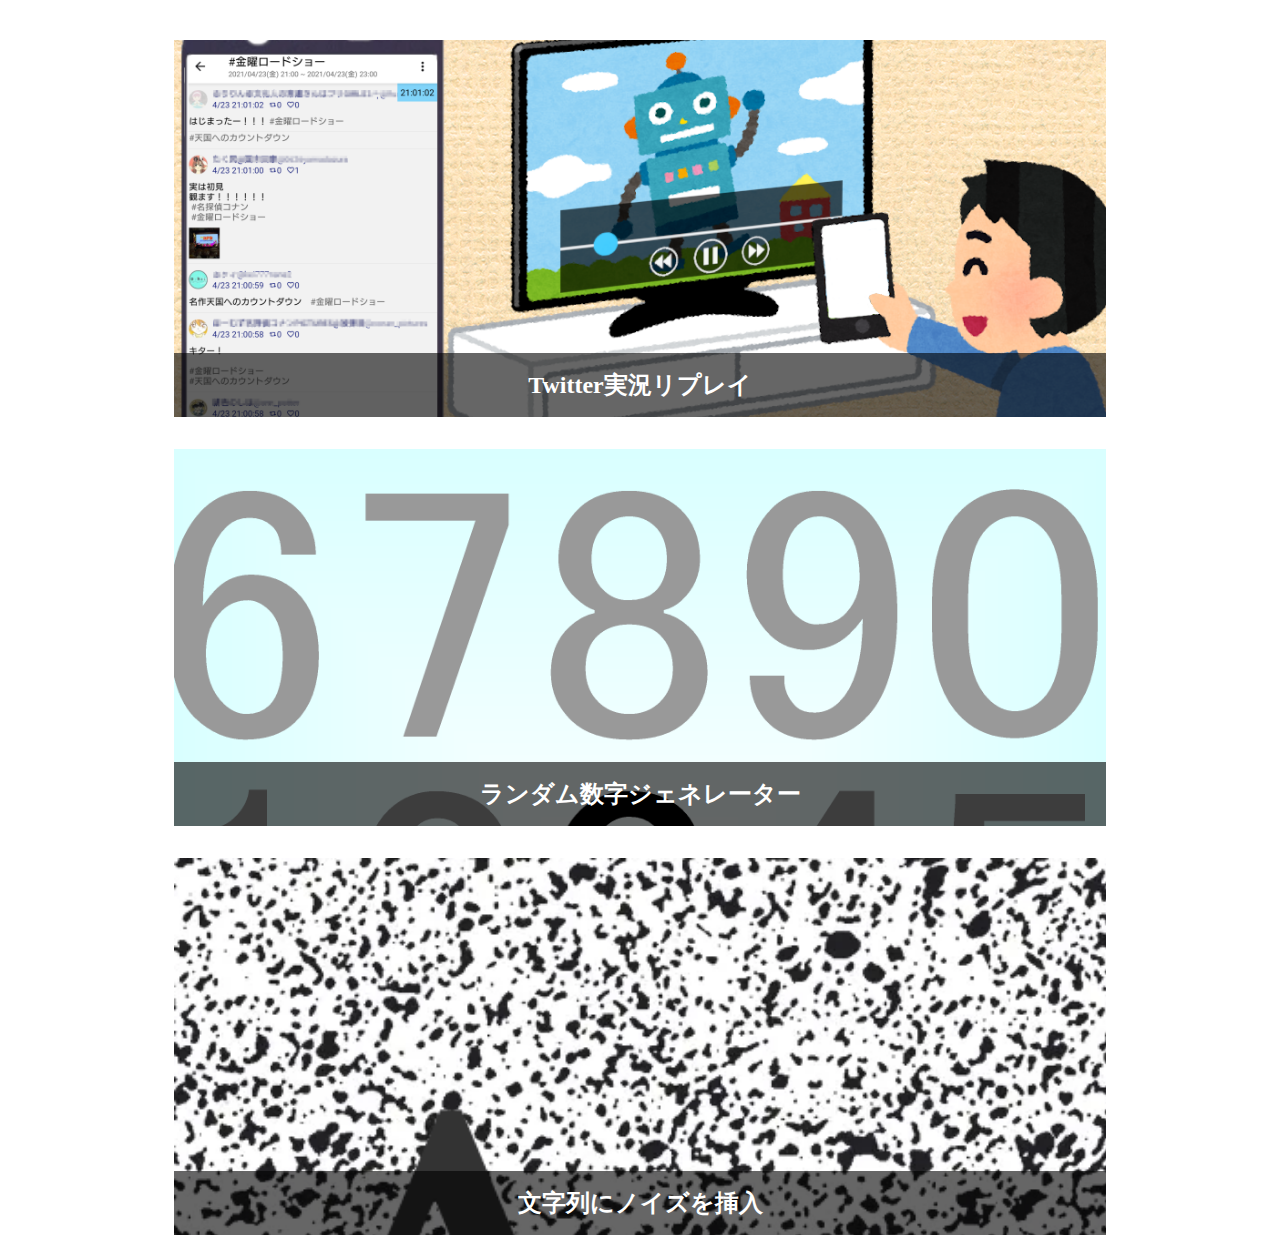
<file: index.html>
<!DOCTYPE html>
<html>
	<body>
		<div class="container">
			<div class="containerApp">
				<a href="./twitterreplay/index.html">
					<figure class="figureApp" style="background-image: url(./twitterreplay/myassets/images/feature.png)">
						<figcaption class="captionApp">
							<h2 class="apptitle">Twitter実況リプレイ</h2>
						</figcaption>
					</figure>
				</a>
				<a href="./rnggen/index.html">
					<figure class="figureApp" style="background-image: url(./rnggen/myassets/images/icon.png)">
						<figcaption class="captionApp">
							<h2 class="apptitle">ランダム数字ジェネレーター</h2>
						</figcaption>
					</figure>
				</a>
				<a href="./noiser/index.html">
					<figure class="figureApp" style="background-image: url(./noiser/myassets/images/icon.png)">
						<figcaption class="captionApp">
							<h2 class="apptitle">文字列にノイズを挿入</h2>
						</figcaption>
					</figure>
				</a>
			</div>
		</div>

		<style>
			.containerApp {
				display: flex;
				justify-content: center;
				flex-wrap: wrap;
			}
			.containerApp > a {
				display: block;
				position: relative;
				margin: 16px;
				width: 80%;
				height: 377px;
			}
			.figureApp {
				position: relative;
				height: 100%;
				background-size: cover;
				background-repeat: no-repeat; /*画像が繰り返すのを防ぐ*/
			}
			.captionApp {
				position: absolute;
				bottom: 0;
				color: #fff;
				background: rgba(0, 0, 0, 0.6);
				width: 100%;
				padding: 1em 0;
			}
			.apptitle {
				margin: 0;
				font-size: 150%;
				text-align: center;
			}
			.imgFeature {
				width: 100%;
			}
		</style>
	</body>
</html>
</file>
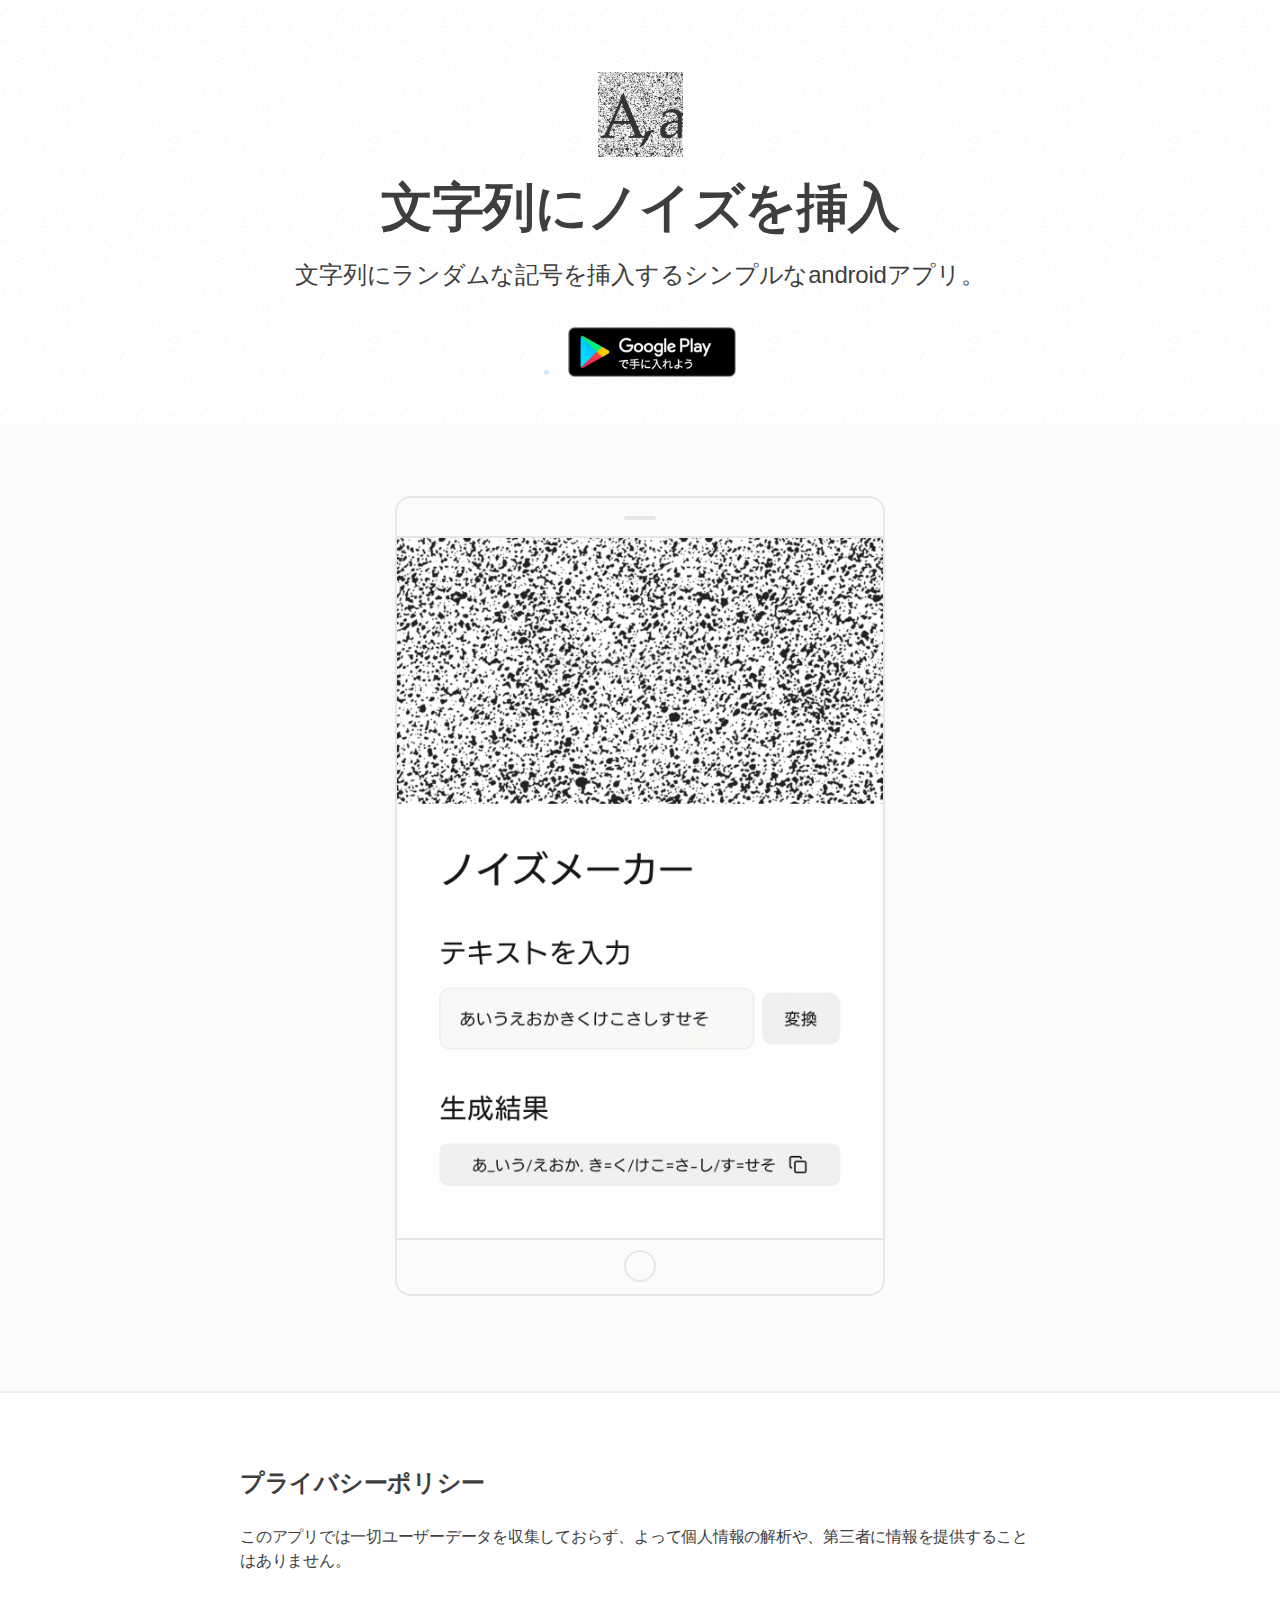
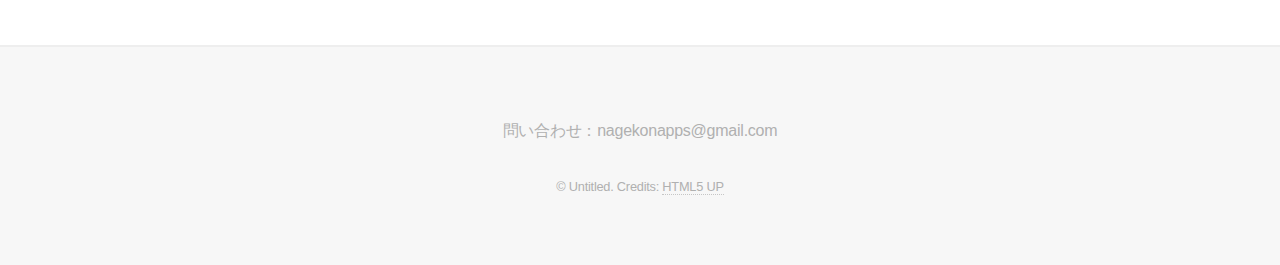
<file: noiser/index.html>
<!DOCTYPE html>
<!--
	Fractal by HTML5 UP
	html5up.net | @ajlkn
	Free for personal and commercial use under the CCA 3.0 license (html5up.net/license)
-->
<html>
	<head>
		<title>文字列にノイズを挿入</title>
		<meta charset="utf-8" />
		<meta name="viewport" content="width=device-width, initial-scale=1, user-scalable=no" />
		<link rel="stylesheet" href="../assets/css/main.css" />
		<link rel="stylesheet" href="myassets/css/styles.css" />
		<noscript><link rel="stylesheet" href="../assets/css/noscript.css" /></noscript>
	</head>
	<body class="is-preload">
		<!-- Header -->
		<header id="header">
			<div class="content">
				<span class="logo">
					<img src="myassets/images/icon.png" alt="" />
				</span>
				<h1>文字列にノイズを挿入</h1>
				<p>文字列にランダムな記号を挿入するシンプルなandroidアプリ。</p>
				<ul class="container-tostore">
					<li>
						<a href="https://play.google.com/store/apps/details?id=com.smrpexpo.rnggen">
							<img src="myassets/images/google-play-badge.png" alt="" class="badge-google" />
						</a>
					</li>
				</ul>
			</div>
		</header>
		<article>
			<section class="wrapper style2 special">
				<div class="image phone">
					<div class="inner"><img class="mainss" src="myassets/images/appss.png" alt="" /></div>
				</div>
			</section>
		</article>

		<article>
			<section class="wrapper">
				<div class="inner alt">
					<section id="a">
						<h3>プライバシーポリシー</h3>
						<p>
							このアプリでは一切ユーザーデータを収集しておらず、よって個人情報の解析や、第三者に情報を提供することはありません。
						</p>
					</section>
				</div>
			</section>
		</article>

		<!-- Footer -->
		<footer id="footer">
			<p>問い合わせ：nagekonapps@gmail.com</p>
			<p class="copyright">&copy; Untitled. Credits: <a href="http://html5up.net">HTML5 UP</a></p>
		</footer>

		<!-- Scripts -->
		<script src="../assets/js/jquery.min.js"></script>
		<script src="../assets/js/jquery.scrolly.min.js"></script>
		<script src="../assets/js/browser.min.js"></script>
		<script src="../assets/js/breakpoints.min.js"></script>
		<script src="../assets/js/util.js"></script>
		<script src="../assets/js/main.js"></script>
	</body>
</html>
</file>
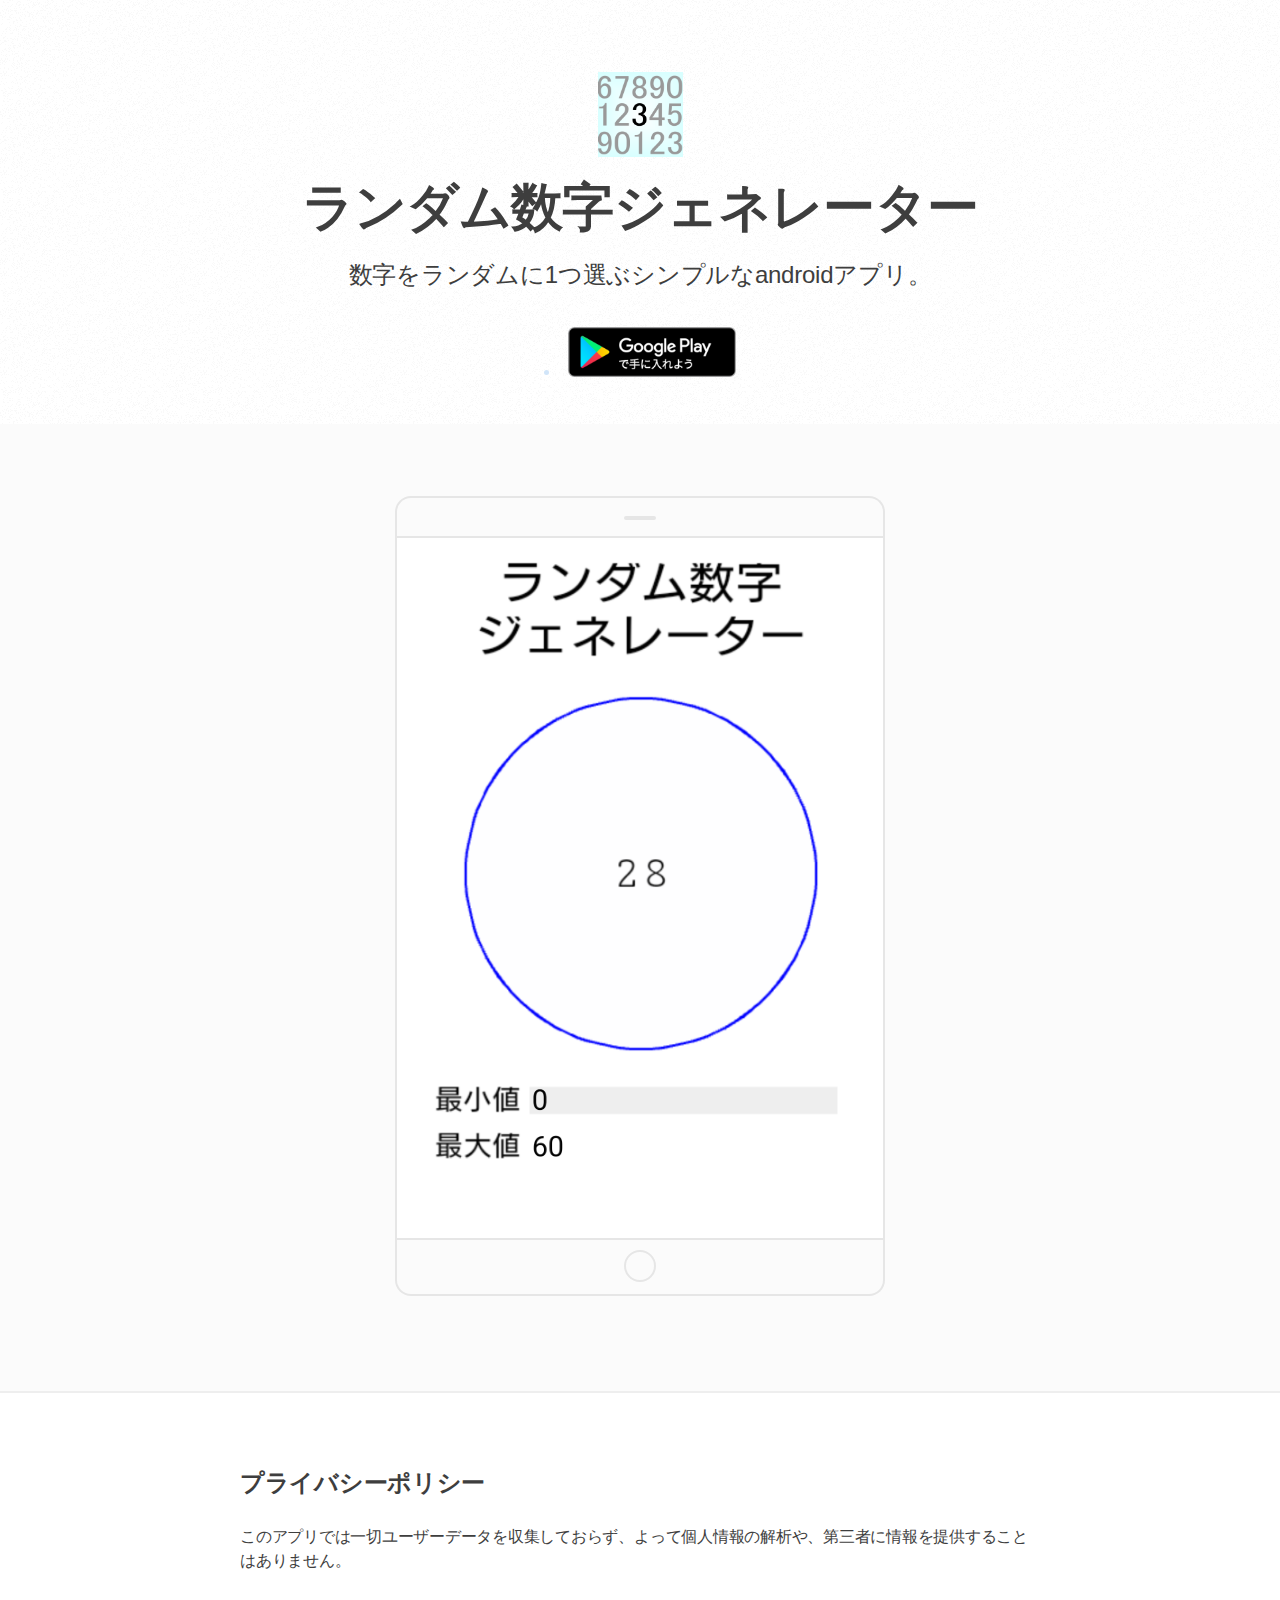
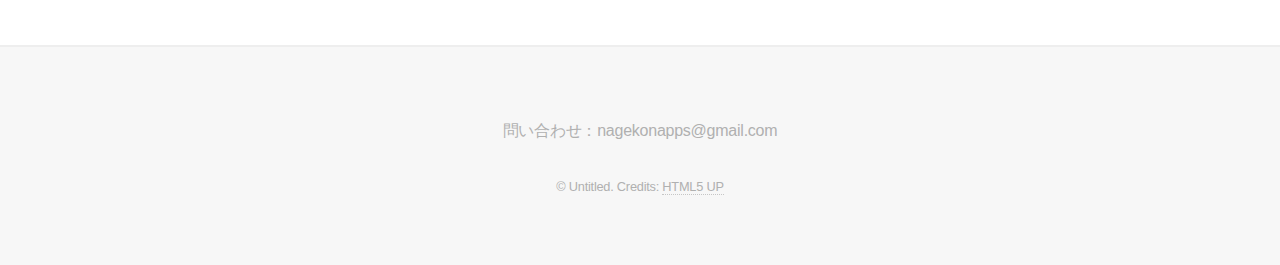
<file: rnggen/index.html>
<!DOCTYPE html>
<!--
	Fractal by HTML5 UP
	html5up.net | @ajlkn
	Free for personal and commercial use under the CCA 3.0 license (html5up.net/license)
-->
<html>
	<head>
		<title>ランダム数字ジェネレーター</title>
		<meta charset="utf-8" />
		<meta name="viewport" content="width=device-width, initial-scale=1, user-scalable=no" />
		<link rel="stylesheet" href="../assets/css/main.css" />
		<link rel="stylesheet" href="myassets/css/styles.css" />
		<noscript><link rel="stylesheet" href="../assets/css/noscript.css" /></noscript>
	</head>
	<body class="is-preload">
		<!-- Header -->
		<header id="header">
			<div class="content">
				<span class="logo">
					<img src="myassets/images/icon.png" alt="" />
				</span>
				<h1>ランダム数字ジェネレーター</h1>
				<p>数字をランダムに1つ選ぶシンプルなandroidアプリ。</p>
				<ul class="container-tostore">
					<li>
						<a href="https://play.google.com/store/apps/details?id=com.smrpexpo.rnggen">
							<img src="myassets/images/google-play-badge.png" alt="" class="badge-google" />
						</a>
					</li>
				</ul>
			</div>
		</header>
		<article>
			<section class="wrapper style2 special">
				<div class="image phone">
					<div class="inner"><img class="mainss" src="myassets/images/appss.png" alt="" /></div>
				</div>
			</section>
		</article>

		<article>
			<section class="wrapper">
				<div class="inner alt">
					<section id="a">
						<h3>プライバシーポリシー</h3>
						<p>
							このアプリでは一切ユーザーデータを収集しておらず、よって個人情報の解析や、第三者に情報を提供することはありません。
						</p>
					</section>
				</div>
			</section>
		</article>

		<!-- Footer -->
		<footer id="footer">
			<p>問い合わせ：nagekonapps@gmail.com</p>
			<p class="copyright">&copy; Untitled. Credits: <a href="http://html5up.net">HTML5 UP</a></p>
		</footer>

		<!-- Scripts -->
		<script src="../assets/js/jquery.min.js"></script>
		<script src="../assets/js/jquery.scrolly.min.js"></script>
		<script src="../assets/js/browser.min.js"></script>
		<script src="../assets/js/breakpoints.min.js"></script>
		<script src="../assets/js/util.js"></script>
		<script src="../assets/js/main.js"></script>
	</body>
</html>
</file>
<file: noiser/myassets/css/styles.css>
.mainss {
	height: 700px;
}
</file>
<file: assets/css/noscript.css>
/*
	Fractal by HTML5 UP
	html5up.net | @ajlkn
	Free for personal and commercial use under the CCA 3.0 license (html5up.net/license)
*/
/* Header */
body.is-preload #header .content {
  -moz-transform: none;
  -webkit-transform: none;
  -ms-transform: none;
  transform: none;
  opacity: 1; }
body.is-preload #header .image {
  -moz-transform: none;
  -webkit-transform: none;
  -ms-transform: none;
  transform: none;
  opacity: 1; }
  body.is-preload #header .image img {
    opacity: 1; }

/*# sourceMappingURL=noscript.css.map */
</file>
<file: rnggen/myassets/css/styles.css>
.mainss {
	height: 700px;
}
</file>
<file: assets/css/main.css>
@charset "UTF-8";
@import url(fontawesome-all.min.css);
/*
	Fractal by HTML5 UP
	html5up.net | @ajlkn
	Free for personal and commercial use under the CCA 3.0 license (html5up.net/license)
*/
html, body, div, span, applet, object,
iframe, h1, h2, h3, h4, h5, h6, p, blockquote,
pre, a, abbr, acronym, address, big, cite,
code, del, dfn, em, img, ins, kbd, q, s, samp,
small, strike, strong, sub, sup, tt, var, b,
u, i, center, dl, dt, dd, ol, ul, li, fieldset,
form, label, legend, table, caption, tbody,
tfoot, thead, tr, th, td, article, aside,
canvas, details, embed, figure, figcaption,
footer, header, hgroup, menu, nav, output, ruby,
section, summary, time, mark, audio, video {
  margin: 0;
  padding: 0;
  border: 0;
  font-size: 100%;
  font: inherit;
  vertical-align: baseline; }

article, aside, details, figcaption, figure,
footer, header, hgroup, menu, nav, section {
  display: block; }

body {
  line-height: 1; }

ol, ul {
  list-style: none; }

blockquote, q {
  quotes: none; }
  blockquote:before, blockquote:after, q:before, q:after {
    content: '';
    content: none; }

table {
  border-collapse: collapse;
  border-spacing: 0; }

body {
  -webkit-text-size-adjust: none; }

mark {
  background-color: transparent;
  color: inherit; }

input::-moz-focus-inner {
  border: 0;
  padding: 0; }

input, select, textarea {
  -moz-appearance: none;
  -webkit-appearance: none;
  -ms-appearance: none;
  appearance: none; }

/* Basic */
@-ms-viewport {
  width: device-width; }
body {
  -ms-overflow-style: scrollbar; }

@media screen and (max-width: 360px) {
  html, body {
    min-width: 320px; } }
html {
  box-sizing: border-box; }

*, *:before, *:after {
  box-sizing: inherit; }

body {
  background: #ffffff; }
  body.is-preload *, body.is-preload *:before, body.is-preload *:after {
    -moz-animation: none !important;
    -webkit-animation: none !important;
    -ms-animation: none !important;
    animation: none !important;
    -moz-transition: none !important;
    -webkit-transition: none !important;
    -ms-transition: none !important;
    transition: none !important; }

/* Type */
body {
  color: #3e3e3e; }

html, input, select, textarea {
  font-size: 16pt; }
  @media screen and (max-width: 1680px) {
    html, input, select, textarea {
      font-size: 13pt; } }
  @media screen and (max-width: 1280px) {
    html, input, select, textarea {
      font-size: 12pt; } }
  @media screen and (max-width: 360px) {
    html, input, select, textarea {
      font-size: 11pt; } }

body, input, select, textarea {
  font-family: Arial, Helvetica, sans-serif;
  font-weight: normal;
  line-height: 1.5em;
  letter-spacing: -0.015em; }

a {
  -moz-transition: color 0.2s ease-in-out, border-bottom-color 0.2s ease-in-out;
  -webkit-transition: color 0.2s ease-in-out, border-bottom-color 0.2s ease-in-out;
  -ms-transition: color 0.2s ease-in-out, border-bottom-color 0.2s ease-in-out;
  transition: color 0.2s ease-in-out, border-bottom-color 0.2s ease-in-out;
  text-decoration: none;
  border-bottom: dotted 1px; }
  a:hover {
    border-bottom-color: transparent !important; }

strong, b {
  font-weight: bold; }

em, i {
  font-style: italic; }

p {
  margin: 0 0 2em 0; }

h1, h2, h3, h4, h5, h6 {
  font-weight: normal;
  line-height: 1em;
  margin: 0 0 1em 0;
  letter-spacing: -0.0125em; }
  h1 a, h2 a, h3 a, h4 a, h5 a, h6 a {
    color: inherit;
    text-decoration: none;
    border-bottom: none; }
  @media screen and (max-width: 980px) {
    h1 br, h2 br, h3 br, h4 br, h5 br, h6 br {
      display: none; } }

h2 {
  font-size: 1.75em;
  line-height: 1.5em; }

h3 {
  font-size: 1.5em;
  line-height: 1.5em; }

h4 {
  font-size: 1.1em;
  line-height: 1.5em; }

h5 {
  font-size: 0.9em;
  line-height: 1.5em; }

h6 {
  font-size: 0.7em;
  line-height: 1.5em; }

@media screen and (max-width: 736px) {
  h2 {
    font-size: 1.25em; }

  h3 {
    font-size: 1.2em; }

  h4 {
    font-size: 1em; } }
sub {
  font-size: 0.8em;
  position: relative;
  top: 0.5em; }

sup {
  font-size: 0.8em;
  position: relative;
  top: -0.5em; }

blockquote {
  border-left-style: solid;
  border-left-width: 4px;
  font-style: italic;
  margin: 0 0 2em 0;
  padding: 0.5em 0 0.5em 2em; }

code {
  border-radius: 6px;
  border-style: solid;
  border-width: 1px;
  font-family: "Courier New", monospace;
  font-size: 0.9em;
  margin: 0 0.25em;
  padding: 0.25em 0.65em; }

pre {
  -webkit-overflow-scrolling: touch;
  font-family: "Courier New", monospace;
  font-size: 0.9em;
  margin: 0 0 2em 0; }
  pre code {
    display: block;
    line-height: 1.75em;
    padding: 1em 1.5em;
    overflow-x: auto; }

hr {
  border: 0;
  border-bottom-style: solid;
  border-bottom-width: 1px;
  margin: 2em 0; }
  hr.major {
    margin: 3em 0; }

.align-left {
  text-align: left; }

.align-center {
  text-align: center; }

.align-right {
  text-align: right; }

input, select, textarea {
  color: #999999; }

a {
  color: inherit;
  border-bottom-color: #d6d6d6; }
  a:hover {
    color: #ccc; }

strong, b {
  color: #828282; }

h1, h2, h3, h4, h5, h6 {
  color: #3e3e3e;
  font-weight: bold; }

blockquote {
  border-left-color: #e6e6e6; }

code {
  background: rgba(144, 144, 144, 0.075);
  border-color: #e6e6e6; }

hr {
  border-bottom-color: #e6e6e6; }

/* Row */
.row {
  display: flex;
  flex-wrap: wrap;
  box-sizing: border-box;
  align-items: stretch; }
  .row > * {
    box-sizing: border-box; }
  .row.gtr-uniform > * > :last-child {
    margin-bottom: 0; }
  .row.aln-left {
    justify-content: flex-start; }
  .row.aln-center {
    justify-content: center; }
  .row.aln-right {
    justify-content: flex-end; }
  .row.aln-top {
    align-items: flex-start; }
  .row.aln-middle {
    align-items: center; }
  .row.aln-bottom {
    align-items: flex-end; }
  .row > .imp {
    order: -1; }
  .row > .col-1 {
    width: 8.3333333333%; }
  .row > .off-1 {
    margin-left: 8.3333333333%; }
  .row > .col-2 {
    width: 16.6666666667%; }
  .row > .off-2 {
    margin-left: 16.6666666667%; }
  .row > .col-3 {
    width: 25%; }
  .row > .off-3 {
    margin-left: 25%; }
  .row > .col-4 {
    width: 33.3333333333%; }
  .row > .off-4 {
    margin-left: 33.3333333333%; }
  .row > .col-5 {
    width: 41.6666666667%; }
  .row > .off-5 {
    margin-left: 41.6666666667%; }
  .row > .col-6 {
    width: 50%; }
  .row > .off-6 {
    margin-left: 50%; }
  .row > .col-7 {
    width: 58.3333333333%; }
  .row > .off-7 {
    margin-left: 58.3333333333%; }
  .row > .col-8 {
    width: 66.6666666667%; }
  .row > .off-8 {
    margin-left: 66.6666666667%; }
  .row > .col-9 {
    width: 75%; }
  .row > .off-9 {
    margin-left: 75%; }
  .row > .col-10 {
    width: 83.3333333333%; }
  .row > .off-10 {
    margin-left: 83.3333333333%; }
  .row > .col-11 {
    width: 91.6666666667%; }
  .row > .off-11 {
    margin-left: 91.6666666667%; }
  .row > .col-12 {
    width: 100%; }
  .row > .off-12 {
    margin-left: 100%; }
  .row.gtr-0 {
    margin-top: 0;
    margin-left: 0em; }
    .row.gtr-0 > * {
      padding: 0 0 0 0em; }
    .row.gtr-0.gtr-uniform {
      margin-top: 0em; }
      .row.gtr-0.gtr-uniform > * {
        padding-top: 0em; }
  .row.gtr-25 {
    margin-top: 0;
    margin-left: -0.375em; }
    .row.gtr-25 > * {
      padding: 0 0 0 0.375em; }
    .row.gtr-25.gtr-uniform {
      margin-top: -0.375em; }
      .row.gtr-25.gtr-uniform > * {
        padding-top: 0.375em; }
  .row.gtr-50 {
    margin-top: 0;
    margin-left: -0.75em; }
    .row.gtr-50 > * {
      padding: 0 0 0 0.75em; }
    .row.gtr-50.gtr-uniform {
      margin-top: -0.75em; }
      .row.gtr-50.gtr-uniform > * {
        padding-top: 0.75em; }
  .row {
    margin-top: 0;
    margin-left: -1.5em; }
    .row > * {
      padding: 0 0 0 1.5em; }
    .row.gtr-uniform {
      margin-top: -1.5em; }
      .row.gtr-uniform > * {
        padding-top: 1.5em; }
  .row.gtr-150 {
    margin-top: 0;
    margin-left: -2.25em; }
    .row.gtr-150 > * {
      padding: 0 0 0 2.25em; }
    .row.gtr-150.gtr-uniform {
      margin-top: -2.25em; }
      .row.gtr-150.gtr-uniform > * {
        padding-top: 2.25em; }
  .row.gtr-200 {
    margin-top: 0;
    margin-left: -3em; }
    .row.gtr-200 > * {
      padding: 0 0 0 3em; }
    .row.gtr-200.gtr-uniform {
      margin-top: -3em; }
      .row.gtr-200.gtr-uniform > * {
        padding-top: 3em; }
  @media screen and (max-width: 1680px) {
    .row {
      display: flex;
      flex-wrap: wrap;
      box-sizing: border-box;
      align-items: stretch; }
      .row > * {
        box-sizing: border-box; }
      .row.gtr-uniform > * > :last-child {
        margin-bottom: 0; }
      .row.aln-left {
        justify-content: flex-start; }
      .row.aln-center {
        justify-content: center; }
      .row.aln-right {
        justify-content: flex-end; }
      .row.aln-top {
        align-items: flex-start; }
      .row.aln-middle {
        align-items: center; }
      .row.aln-bottom {
        align-items: flex-end; }
      .row > .imp-xlarge {
        order: -1; }
      .row > .col-1-xlarge {
        width: 8.3333333333%; }
      .row > .off-1-xlarge {
        margin-left: 8.3333333333%; }
      .row > .col-2-xlarge {
        width: 16.6666666667%; }
      .row > .off-2-xlarge {
        margin-left: 16.6666666667%; }
      .row > .col-3-xlarge {
        width: 25%; }
      .row > .off-3-xlarge {
        margin-left: 25%; }
      .row > .col-4-xlarge {
        width: 33.3333333333%; }
      .row > .off-4-xlarge {
        margin-left: 33.3333333333%; }
      .row > .col-5-xlarge {
        width: 41.6666666667%; }
      .row > .off-5-xlarge {
        margin-left: 41.6666666667%; }
      .row > .col-6-xlarge {
        width: 50%; }
      .row > .off-6-xlarge {
        margin-left: 50%; }
      .row > .col-7-xlarge {
        width: 58.3333333333%; }
      .row > .off-7-xlarge {
        margin-left: 58.3333333333%; }
      .row > .col-8-xlarge {
        width: 66.6666666667%; }
      .row > .off-8-xlarge {
        margin-left: 66.6666666667%; }
      .row > .col-9-xlarge {
        width: 75%; }
      .row > .off-9-xlarge {
        margin-left: 75%; }
      .row > .col-10-xlarge {
        width: 83.3333333333%; }
      .row > .off-10-xlarge {
        margin-left: 83.3333333333%; }
      .row > .col-11-xlarge {
        width: 91.6666666667%; }
      .row > .off-11-xlarge {
        margin-left: 91.6666666667%; }
      .row > .col-12-xlarge {
        width: 100%; }
      .row > .off-12-xlarge {
        margin-left: 100%; }
      .row.gtr-0 {
        margin-top: 0;
        margin-left: 0em; }
        .row.gtr-0 > * {
          padding: 0 0 0 0em; }
        .row.gtr-0.gtr-uniform {
          margin-top: 0em; }
          .row.gtr-0.gtr-uniform > * {
            padding-top: 0em; }
      .row.gtr-25 {
        margin-top: 0;
        margin-left: -0.375em; }
        .row.gtr-25 > * {
          padding: 0 0 0 0.375em; }
        .row.gtr-25.gtr-uniform {
          margin-top: -0.375em; }
          .row.gtr-25.gtr-uniform > * {
            padding-top: 0.375em; }
      .row.gtr-50 {
        margin-top: 0;
        margin-left: -0.75em; }
        .row.gtr-50 > * {
          padding: 0 0 0 0.75em; }
        .row.gtr-50.gtr-uniform {
          margin-top: -0.75em; }
          .row.gtr-50.gtr-uniform > * {
            padding-top: 0.75em; }
      .row {
        margin-top: 0;
        margin-left: -1.5em; }
        .row > * {
          padding: 0 0 0 1.5em; }
        .row.gtr-uniform {
          margin-top: -1.5em; }
          .row.gtr-uniform > * {
            padding-top: 1.5em; }
      .row.gtr-150 {
        margin-top: 0;
        margin-left: -2.25em; }
        .row.gtr-150 > * {
          padding: 0 0 0 2.25em; }
        .row.gtr-150.gtr-uniform {
          margin-top: -2.25em; }
          .row.gtr-150.gtr-uniform > * {
            padding-top: 2.25em; }
      .row.gtr-200 {
        margin-top: 0;
        margin-left: -3em; }
        .row.gtr-200 > * {
          padding: 0 0 0 3em; }
        .row.gtr-200.gtr-uniform {
          margin-top: -3em; }
          .row.gtr-200.gtr-uniform > * {
            padding-top: 3em; } }
  @media screen and (max-width: 1280px) {
    .row {
      display: flex;
      flex-wrap: wrap;
      box-sizing: border-box;
      align-items: stretch; }
      .row > * {
        box-sizing: border-box; }
      .row.gtr-uniform > * > :last-child {
        margin-bottom: 0; }
      .row.aln-left {
        justify-content: flex-start; }
      .row.aln-center {
        justify-content: center; }
      .row.aln-right {
        justify-content: flex-end; }
      .row.aln-top {
        align-items: flex-start; }
      .row.aln-middle {
        align-items: center; }
      .row.aln-bottom {
        align-items: flex-end; }
      .row > .imp-large {
        order: -1; }
      .row > .col-1-large {
        width: 8.3333333333%; }
      .row > .off-1-large {
        margin-left: 8.3333333333%; }
      .row > .col-2-large {
        width: 16.6666666667%; }
      .row > .off-2-large {
        margin-left: 16.6666666667%; }
      .row > .col-3-large {
        width: 25%; }
      .row > .off-3-large {
        margin-left: 25%; }
      .row > .col-4-large {
        width: 33.3333333333%; }
      .row > .off-4-large {
        margin-left: 33.3333333333%; }
      .row > .col-5-large {
        width: 41.6666666667%; }
      .row > .off-5-large {
        margin-left: 41.6666666667%; }
      .row > .col-6-large {
        width: 50%; }
      .row > .off-6-large {
        margin-left: 50%; }
      .row > .col-7-large {
        width: 58.3333333333%; }
      .row > .off-7-large {
        margin-left: 58.3333333333%; }
      .row > .col-8-large {
        width: 66.6666666667%; }
      .row > .off-8-large {
        margin-left: 66.6666666667%; }
      .row > .col-9-large {
        width: 75%; }
      .row > .off-9-large {
        margin-left: 75%; }
      .row > .col-10-large {
        width: 83.3333333333%; }
      .row > .off-10-large {
        margin-left: 83.3333333333%; }
      .row > .col-11-large {
        width: 91.6666666667%; }
      .row > .off-11-large {
        margin-left: 91.6666666667%; }
      .row > .col-12-large {
        width: 100%; }
      .row > .off-12-large {
        margin-left: 100%; }
      .row.gtr-0 {
        margin-top: 0;
        margin-left: 0em; }
        .row.gtr-0 > * {
          padding: 0 0 0 0em; }
        .row.gtr-0.gtr-uniform {
          margin-top: 0em; }
          .row.gtr-0.gtr-uniform > * {
            padding-top: 0em; }
      .row.gtr-25 {
        margin-top: 0;
        margin-left: -0.375em; }
        .row.gtr-25 > * {
          padding: 0 0 0 0.375em; }
        .row.gtr-25.gtr-uniform {
          margin-top: -0.375em; }
          .row.gtr-25.gtr-uniform > * {
            padding-top: 0.375em; }
      .row.gtr-50 {
        margin-top: 0;
        margin-left: -0.75em; }
        .row.gtr-50 > * {
          padding: 0 0 0 0.75em; }
        .row.gtr-50.gtr-uniform {
          margin-top: -0.75em; }
          .row.gtr-50.gtr-uniform > * {
            padding-top: 0.75em; }
      .row {
        margin-top: 0;
        margin-left: -1.5em; }
        .row > * {
          padding: 0 0 0 1.5em; }
        .row.gtr-uniform {
          margin-top: -1.5em; }
          .row.gtr-uniform > * {
            padding-top: 1.5em; }
      .row.gtr-150 {
        margin-top: 0;
        margin-left: -2.25em; }
        .row.gtr-150 > * {
          padding: 0 0 0 2.25em; }
        .row.gtr-150.gtr-uniform {
          margin-top: -2.25em; }
          .row.gtr-150.gtr-uniform > * {
            padding-top: 2.25em; }
      .row.gtr-200 {
        margin-top: 0;
        margin-left: -3em; }
        .row.gtr-200 > * {
          padding: 0 0 0 3em; }
        .row.gtr-200.gtr-uniform {
          margin-top: -3em; }
          .row.gtr-200.gtr-uniform > * {
            padding-top: 3em; } }
  @media screen and (max-width: 980px) {
    .row {
      display: flex;
      flex-wrap: wrap;
      box-sizing: border-box;
      align-items: stretch; }
      .row > * {
        box-sizing: border-box; }
      .row.gtr-uniform > * > :last-child {
        margin-bottom: 0; }
      .row.aln-left {
        justify-content: flex-start; }
      .row.aln-center {
        justify-content: center; }
      .row.aln-right {
        justify-content: flex-end; }
      .row.aln-top {
        align-items: flex-start; }
      .row.aln-middle {
        align-items: center; }
      .row.aln-bottom {
        align-items: flex-end; }
      .row > .imp-medium {
        order: -1; }
      .row > .col-1-medium {
        width: 8.3333333333%; }
      .row > .off-1-medium {
        margin-left: 8.3333333333%; }
      .row > .col-2-medium {
        width: 16.6666666667%; }
      .row > .off-2-medium {
        margin-left: 16.6666666667%; }
      .row > .col-3-medium {
        width: 25%; }
      .row > .off-3-medium {
        margin-left: 25%; }
      .row > .col-4-medium {
        width: 33.3333333333%; }
      .row > .off-4-medium {
        margin-left: 33.3333333333%; }
      .row > .col-5-medium {
        width: 41.6666666667%; }
      .row > .off-5-medium {
        margin-left: 41.6666666667%; }
      .row > .col-6-medium {
        width: 50%; }
      .row > .off-6-medium {
        margin-left: 50%; }
      .row > .col-7-medium {
        width: 58.3333333333%; }
      .row > .off-7-medium {
        margin-left: 58.3333333333%; }
      .row > .col-8-medium {
        width: 66.6666666667%; }
      .row > .off-8-medium {
        margin-left: 66.6666666667%; }
      .row > .col-9-medium {
        width: 75%; }
      .row > .off-9-medium {
        margin-left: 75%; }
      .row > .col-10-medium {
        width: 83.3333333333%; }
      .row > .off-10-medium {
        margin-left: 83.3333333333%; }
      .row > .col-11-medium {
        width: 91.6666666667%; }
      .row > .off-11-medium {
        margin-left: 91.6666666667%; }
      .row > .col-12-medium {
        width: 100%; }
      .row > .off-12-medium {
        margin-left: 100%; }
      .row.gtr-0 {
        margin-top: 0;
        margin-left: 0em; }
        .row.gtr-0 > * {
          padding: 0 0 0 0em; }
        .row.gtr-0.gtr-uniform {
          margin-top: 0em; }
          .row.gtr-0.gtr-uniform > * {
            padding-top: 0em; }
      .row.gtr-25 {
        margin-top: 0;
        margin-left: -0.375em; }
        .row.gtr-25 > * {
          padding: 0 0 0 0.375em; }
        .row.gtr-25.gtr-uniform {
          margin-top: -0.375em; }
          .row.gtr-25.gtr-uniform > * {
            padding-top: 0.375em; }
      .row.gtr-50 {
        margin-top: 0;
        margin-left: -0.75em; }
        .row.gtr-50 > * {
          padding: 0 0 0 0.75em; }
        .row.gtr-50.gtr-uniform {
          margin-top: -0.75em; }
          .row.gtr-50.gtr-uniform > * {
            padding-top: 0.75em; }
      .row {
        margin-top: 0;
        margin-left: -1.5em; }
        .row > * {
          padding: 0 0 0 1.5em; }
        .row.gtr-uniform {
          margin-top: -1.5em; }
          .row.gtr-uniform > * {
            padding-top: 1.5em; }
      .row.gtr-150 {
        margin-top: 0;
        margin-left: -2.25em; }
        .row.gtr-150 > * {
          padding: 0 0 0 2.25em; }
        .row.gtr-150.gtr-uniform {
          margin-top: -2.25em; }
          .row.gtr-150.gtr-uniform > * {
            padding-top: 2.25em; }
      .row.gtr-200 {
        margin-top: 0;
        margin-left: -3em; }
        .row.gtr-200 > * {
          padding: 0 0 0 3em; }
        .row.gtr-200.gtr-uniform {
          margin-top: -3em; }
          .row.gtr-200.gtr-uniform > * {
            padding-top: 3em; } }
  @media screen and (max-width: 736px) {
    .row {
      display: flex;
      flex-wrap: wrap;
      box-sizing: border-box;
      align-items: stretch; }
      .row > * {
        box-sizing: border-box; }
      .row.gtr-uniform > * > :last-child {
        margin-bottom: 0; }
      .row.aln-left {
        justify-content: flex-start; }
      .row.aln-center {
        justify-content: center; }
      .row.aln-right {
        justify-content: flex-end; }
      .row.aln-top {
        align-items: flex-start; }
      .row.aln-middle {
        align-items: center; }
      .row.aln-bottom {
        align-items: flex-end; }
      .row > .imp-small {
        order: -1; }
      .row > .col-1-small {
        width: 8.3333333333%; }
      .row > .off-1-small {
        margin-left: 8.3333333333%; }
      .row > .col-2-small {
        width: 16.6666666667%; }
      .row > .off-2-small {
        margin-left: 16.6666666667%; }
      .row > .col-3-small {
        width: 25%; }
      .row > .off-3-small {
        margin-left: 25%; }
      .row > .col-4-small {
        width: 33.3333333333%; }
      .row > .off-4-small {
        margin-left: 33.3333333333%; }
      .row > .col-5-small {
        width: 41.6666666667%; }
      .row > .off-5-small {
        margin-left: 41.6666666667%; }
      .row > .col-6-small {
        width: 50%; }
      .row > .off-6-small {
        margin-left: 50%; }
      .row > .col-7-small {
        width: 58.3333333333%; }
      .row > .off-7-small {
        margin-left: 58.3333333333%; }
      .row > .col-8-small {
        width: 66.6666666667%; }
      .row > .off-8-small {
        margin-left: 66.6666666667%; }
      .row > .col-9-small {
        width: 75%; }
      .row > .off-9-small {
        margin-left: 75%; }
      .row > .col-10-small {
        width: 83.3333333333%; }
      .row > .off-10-small {
        margin-left: 83.3333333333%; }
      .row > .col-11-small {
        width: 91.6666666667%; }
      .row > .off-11-small {
        margin-left: 91.6666666667%; }
      .row > .col-12-small {
        width: 100%; }
      .row > .off-12-small {
        margin-left: 100%; }
      .row.gtr-0 {
        margin-top: 0;
        margin-left: 0em; }
        .row.gtr-0 > * {
          padding: 0 0 0 0em; }
        .row.gtr-0.gtr-uniform {
          margin-top: 0em; }
          .row.gtr-0.gtr-uniform > * {
            padding-top: 0em; }
      .row.gtr-25 {
        margin-top: 0;
        margin-left: -0.375em; }
        .row.gtr-25 > * {
          padding: 0 0 0 0.375em; }
        .row.gtr-25.gtr-uniform {
          margin-top: -0.375em; }
          .row.gtr-25.gtr-uniform > * {
            padding-top: 0.375em; }
      .row.gtr-50 {
        margin-top: 0;
        margin-left: -0.75em; }
        .row.gtr-50 > * {
          padding: 0 0 0 0.75em; }
        .row.gtr-50.gtr-uniform {
          margin-top: -0.75em; }
          .row.gtr-50.gtr-uniform > * {
            padding-top: 0.75em; }
      .row {
        margin-top: 0;
        margin-left: -1.5em; }
        .row > * {
          padding: 0 0 0 1.5em; }
        .row.gtr-uniform {
          margin-top: -1.5em; }
          .row.gtr-uniform > * {
            padding-top: 1.5em; }
      .row.gtr-150 {
        margin-top: 0;
        margin-left: -2.25em; }
        .row.gtr-150 > * {
          padding: 0 0 0 2.25em; }
        .row.gtr-150.gtr-uniform {
          margin-top: -2.25em; }
          .row.gtr-150.gtr-uniform > * {
            padding-top: 2.25em; }
      .row.gtr-200 {
        margin-top: 0;
        margin-left: -3em; }
        .row.gtr-200 > * {
          padding: 0 0 0 3em; }
        .row.gtr-200.gtr-uniform {
          margin-top: -3em; }
          .row.gtr-200.gtr-uniform > * {
            padding-top: 3em; } }
  @media screen and (max-width: 480px) {
    .row {
      display: flex;
      flex-wrap: wrap;
      box-sizing: border-box;
      align-items: stretch; }
      .row > * {
        box-sizing: border-box; }
      .row.gtr-uniform > * > :last-child {
        margin-bottom: 0; }
      .row.aln-left {
        justify-content: flex-start; }
      .row.aln-center {
        justify-content: center; }
      .row.aln-right {
        justify-content: flex-end; }
      .row.aln-top {
        align-items: flex-start; }
      .row.aln-middle {
        align-items: center; }
      .row.aln-bottom {
        align-items: flex-end; }
      .row > .imp-xsmall {
        order: -1; }
      .row > .col-1-xsmall {
        width: 8.3333333333%; }
      .row > .off-1-xsmall {
        margin-left: 8.3333333333%; }
      .row > .col-2-xsmall {
        width: 16.6666666667%; }
      .row > .off-2-xsmall {
        margin-left: 16.6666666667%; }
      .row > .col-3-xsmall {
        width: 25%; }
      .row > .off-3-xsmall {
        margin-left: 25%; }
      .row > .col-4-xsmall {
        width: 33.3333333333%; }
      .row > .off-4-xsmall {
        margin-left: 33.3333333333%; }
      .row > .col-5-xsmall {
        width: 41.6666666667%; }
      .row > .off-5-xsmall {
        margin-left: 41.6666666667%; }
      .row > .col-6-xsmall {
        width: 50%; }
      .row > .off-6-xsmall {
        margin-left: 50%; }
      .row > .col-7-xsmall {
        width: 58.3333333333%; }
      .row > .off-7-xsmall {
        margin-left: 58.3333333333%; }
      .row > .col-8-xsmall {
        width: 66.6666666667%; }
      .row > .off-8-xsmall {
        margin-left: 66.6666666667%; }
      .row > .col-9-xsmall {
        width: 75%; }
      .row > .off-9-xsmall {
        margin-left: 75%; }
      .row > .col-10-xsmall {
        width: 83.3333333333%; }
      .row > .off-10-xsmall {
        margin-left: 83.3333333333%; }
      .row > .col-11-xsmall {
        width: 91.6666666667%; }
      .row > .off-11-xsmall {
        margin-left: 91.6666666667%; }
      .row > .col-12-xsmall {
        width: 100%; }
      .row > .off-12-xsmall {
        margin-left: 100%; }
      .row.gtr-0 {
        margin-top: 0;
        margin-left: 0em; }
        .row.gtr-0 > * {
          padding: 0 0 0 0em; }
        .row.gtr-0.gtr-uniform {
          margin-top: 0em; }
          .row.gtr-0.gtr-uniform > * {
            padding-top: 0em; }
      .row.gtr-25 {
        margin-top: 0;
        margin-left: -0.375em; }
        .row.gtr-25 > * {
          padding: 0 0 0 0.375em; }
        .row.gtr-25.gtr-uniform {
          margin-top: -0.375em; }
          .row.gtr-25.gtr-uniform > * {
            padding-top: 0.375em; }
      .row.gtr-50 {
        margin-top: 0;
        margin-left: -0.75em; }
        .row.gtr-50 > * {
          padding: 0 0 0 0.75em; }
        .row.gtr-50.gtr-uniform {
          margin-top: -0.75em; }
          .row.gtr-50.gtr-uniform > * {
            padding-top: 0.75em; }
      .row {
        margin-top: 0;
        margin-left: -1.5em; }
        .row > * {
          padding: 0 0 0 1.5em; }
        .row.gtr-uniform {
          margin-top: -1.5em; }
          .row.gtr-uniform > * {
            padding-top: 1.5em; }
      .row.gtr-150 {
        margin-top: 0;
        margin-left: -2.25em; }
        .row.gtr-150 > * {
          padding: 0 0 0 2.25em; }
        .row.gtr-150.gtr-uniform {
          margin-top: -2.25em; }
          .row.gtr-150.gtr-uniform > * {
            padding-top: 2.25em; }
      .row.gtr-200 {
        margin-top: 0;
        margin-left: -3em; }
        .row.gtr-200 > * {
          padding: 0 0 0 3em; }
        .row.gtr-200.gtr-uniform {
          margin-top: -3em; }
          .row.gtr-200.gtr-uniform > * {
            padding-top: 3em; } }

/* Box */
.box {
  border-radius: 6px;
  border: solid 1px #e6e6e6;
  margin-bottom: 2em;
  padding: 1.5em; }
  .box > :last-child,
  .box > :last-child > :last-child,
  .box > :last-child > :last-child > :last-child {
    margin-bottom: 0; }
  .box.alt {
    border: 0;
    border-radius: 0;
    padding: 0; }

/* Button */
input[type="submit"],
input[type="reset"],
input[type="button"],
button,
.button {
  -moz-appearance: none;
  -webkit-appearance: none;
  -ms-appearance: none;
  appearance: none;
  -moz-transition: background-color 0.2s ease-in-out, color 0.2s ease-in-out;
  -webkit-transition: background-color 0.2s ease-in-out, color 0.2s ease-in-out;
  -ms-transition: background-color 0.2s ease-in-out, color 0.2s ease-in-out;
  transition: background-color 0.2s ease-in-out, color 0.2s ease-in-out;
  border-radius: 6px;
  border: 0;
  cursor: pointer;
  display: inline-block;
  font-weight: bold;
  height: 2.85em;
  line-height: 2.95em;
  padding: 0 1.75em;
  text-align: center;
  text-decoration: none;
  white-space: nowrap; }
  input[type="submit"].icon,
  input[type="reset"].icon,
  input[type="button"].icon,
  button.icon,
  .button.icon {
    padding-left: 1.35em; }
    input[type="submit"].icon:before,
    input[type="reset"].icon:before,
    input[type="button"].icon:before,
    button.icon:before,
    .button.icon:before {
      margin-right: 0.5em; }
  input[type="submit"].fit,
  input[type="reset"].fit,
  input[type="button"].fit,
  button.fit,
  .button.fit {
    width: 100%; }
  input[type="submit"].small,
  input[type="reset"].small,
  input[type="button"].small,
  button.small,
  .button.small {
    font-size: 0.8em; }
  input[type="submit"].large,
  input[type="reset"].large,
  input[type="button"].large,
  button.large,
  .button.large {
    font-size: 1.35em; }
  input[type="submit"].disabled, input[type="submit"]:disabled,
  input[type="reset"].disabled,
  input[type="reset"]:disabled,
  input[type="button"].disabled,
  input[type="button"]:disabled,
  button.disabled,
  button:disabled,
  .button.disabled,
  .button:disabled {
    pointer-events: none;
    cursor: default;
    opacity: 0.25; }
  @media screen and (max-width: 480px) {
    input[type="submit"].icon,
    input[type="reset"].icon,
    input[type="button"].icon,
    button.icon,
    .button.icon {
      padding: 0; } }
@media screen and (max-width: 480px) and (orientation: portrait) {
  input[type="submit"],
  input[type="reset"],
  input[type="button"],
  button,
  .button {
    padding: 0; } }

input[type="submit"],
input[type="reset"],
input[type="button"],
button,
.button {
  background-color: transparent;
  color: #828282 !important;
  box-shadow: inset 0 0 0 2px #e6e6e6; }
  input[type="submit"]:hover,
  input[type="reset"]:hover,
  input[type="button"]:hover,
  button:hover,
  .button:hover {
    background-color: rgba(144, 144, 144, 0.075); }
  input[type="submit"]:active,
  input[type="reset"]:active,
  input[type="button"]:active,
  button:active,
  .button:active {
    background-color: rgba(144, 144, 144, 0.15); }
  input[type="submit"].primary,
  input[type="reset"].primary,
  input[type="button"].primary,
  button.primary,
  .button.primary {
    box-shadow: none;
    background-color: #ffffff;
    color: #ffffff !important; }
    input[type="submit"].primary:hover,
    input[type="reset"].primary:hover,
    input[type="button"].primary:hover,
    button.primary:hover,
    .button.primary:hover {
      background-color: white; }
    input[type="submit"].primary:active,
    input[type="reset"].primary:active,
    input[type="button"].primary:active,
    button.primary:active,
    .button.primary:active {
      background-color: #f2f2f2; }

/* Form */
form {
  margin: 0 0 2em 0; }

label {
  display: block;
  font-size: 0.9em;
  font-weight: bold;
  margin: 0 0 1em 0; }

input[type="text"],
input[type="password"],
input[type="email"],
select,
textarea {
  -moz-appearance: none;
  -webkit-appearance: none;
  -ms-appearance: none;
  appearance: none;
  border-radius: 6px;
  border: none;
  border-style: solid;
  border-width: 1px;
  color: inherit;
  display: block;
  outline: 0;
  padding: 0 1em;
  text-decoration: none;
  width: 100%; }
  input[type="text"]:invalid,
  input[type="password"]:invalid,
  input[type="email"]:invalid,
  select:invalid,
  textarea:invalid {
    box-shadow: none; }

select {
  background-image: url("data:image/svg+xml;charset=utf8,%3Csvg xmlns='http://www.w3.org/2000/svg' width='40' height='40' preserveAspectRatio='none' viewBox='0 0 40 40'%3E%3Cpath d='M9.4,12.3l10.4,10.4l10.4-10.4c0.2-0.2,0.5-0.4,0.9-0.4c0.3,0,0.6,0.1,0.9,0.4l3.3,3.3c0.2,0.2,0.4,0.5,0.4,0.9 c0,0.4-0.1,0.6-0.4,0.9L20.7,31.9c-0.2,0.2-0.5,0.4-0.9,0.4c-0.3,0-0.6-0.1-0.9-0.4L4.3,17.3c-0.2-0.2-0.4-0.5-0.4-0.9 c0-0.4,0.1-0.6,0.4-0.9l3.3-3.3c0.2-0.2,0.5-0.4,0.9-0.4S9.1,12.1,9.4,12.3z' fill='%23e6e6e6' /%3E%3C/svg%3E");
  background-size: 1.25rem;
  background-repeat: no-repeat;
  background-position: calc(100% - 1rem) center;
  height: 2.75em;
  padding-right: 2.75em;
  text-overflow: ellipsis; }
  select option {
    color: #828282;
    background: #ffffff; }
  select:focus::-ms-value {
    background-color: transparent; }
  select::-ms-expand {
    display: none; }

input[type="text"],
input[type="password"],
input[type="email"],
select {
  height: 2.75em; }

textarea {
  padding: 0.75em 1em; }

input[type="checkbox"],
input[type="radio"] {
  -moz-appearance: none;
  -webkit-appearance: none;
  -ms-appearance: none;
  appearance: none;
  display: block;
  float: left;
  margin-right: -2em;
  opacity: 0;
  width: 1em;
  z-index: -1; }
  input[type="checkbox"] + label,
  input[type="radio"] + label {
    text-decoration: none;
    cursor: pointer;
    display: inline-block;
    font-size: 1em;
    font-weight: normal;
    padding-left: 2.4em;
    padding-right: 0.75em;
    position: relative; }
    input[type="checkbox"] + label:before,
    input[type="radio"] + label:before {
      -moz-osx-font-smoothing: grayscale;
      -webkit-font-smoothing: antialiased;
      display: inline-block;
      font-style: normal;
      font-variant: normal;
      text-rendering: auto;
      line-height: 1;
      text-transform: none !important;
      font-family: 'Font Awesome 5 Free';
      font-weight: 900; }
    input[type="checkbox"] + label:before,
    input[type="radio"] + label:before {
      border-radius: 6px;
      border-style: solid;
      border-width: 1px;
      content: '';
      display: inline-block;
      font-size: 0.8em;
      height: 2.0625em;
      left: 0;
      line-height: 2.0625em;
      position: absolute;
      text-align: center;
      top: 0;
      width: 2.0625em; }
  input[type="checkbox"]:checked + label:before,
  input[type="radio"]:checked + label:before {
    content: '\f00c'; }

input[type="checkbox"] + label:before {
  border-radius: 6px; }

input[type="radio"] + label:before {
  border-radius: 100%; }

::-webkit-input-placeholder {
  opacity: 1.0; }

:-moz-placeholder {
  opacity: 1.0; }

::-moz-placeholder {
  opacity: 1.0; }

:-ms-input-placeholder {
  opacity: 1.0; }

.formerize-placeholder {
  opacity: 1.0; }

label {
  color: #828282; }

input[type="text"],
input[type="password"],
input[type="email"],
select,
textarea {
  color: inherit;
  background-color: rgba(144, 144, 144, 0.075);
  border-color: #e6e6e6; }
  input[type="text"]:focus,
  input[type="password"]:focus,
  input[type="email"]:focus,
  select:focus,
  textarea:focus {
    border-color: #ffffff;
    box-shadow: 0 0 0 1px #ffffff; }

.select-wrapper:before {
  color: #e6e6e6; }

input[type="checkbox"] + label,
input[type="radio"] + label {
  color: #999999; }
  input[type="checkbox"] + label:before,
  input[type="radio"] + label:before {
    background-color: rgba(144, 144, 144, 0.075);
    border-color: #e6e6e6; }
input[type="checkbox"]:checked + label:before,
input[type="radio"]:checked + label:before {
  background-color: #ffffff;
  border-color: #ffffff;
  color: #ffffff; }
input[type="checkbox"]:focus + label:before,
input[type="radio"]:focus + label:before {
  border-color: #ffffff;
  box-shadow: 0 0 0 1px #ffffff; }

::-webkit-input-placeholder {
  color: #e0e0e0 !important; }

:-moz-placeholder {
  color: #e0e0e0 !important; }

::-moz-placeholder {
  color: #e0e0e0 !important; }

:-ms-input-placeholder {
  color: #e0e0e0 !important; }

.formerize-placeholder {
  color: #e0e0e0 !important; }

/* Icon */
.icon {
  text-decoration: none;
  border-bottom: none;
  position: relative; }
  .icon:before {
    -moz-osx-font-smoothing: grayscale;
    -webkit-font-smoothing: antialiased;
    display: inline-block;
    font-style: normal;
    font-variant: normal;
    text-rendering: auto;
    line-height: 1;
    text-transform: none !important;
    font-family: 'Font Awesome 5 Free';
    font-weight: 400; }
  .icon > .label {
    display: none; }
  .icon:before {
    line-height: inherit; }
  .icon.solid:before {
    font-weight: 900; }
  .icon.brands:before {
    font-family: 'Font Awesome 5 Brands'; }

.icon {
  color: #e0e0e0; }

/* Image */
.image {
  border-radius: 6px;
  border: 0;
  display: inline-block;
  position: relative;
  overflow: hidden; }
  .image img {
    border-radius: 6px;
    display: block; }
  .image.left, .image.right {
    max-width: 40%; }
    .image.left img, .image.right img {
      width: 100%; }
  .image.left {
    float: left;
    margin: 0 1.5em 1em 0;
    top: 0.25em; }
  .image.right {
    float: right;
    margin: 0 0 1em 1.5em;
    top: 0.25em; }
  .image.fit {
    display: block;
    margin: 0 0 2em 0;
    width: 100%; }
    .image.fit img {
      width: 100%; }
  .image.main {
    display: block;
    margin: 0 0 3em 0;
    width: 100%; }
    .image.main img {
      width: 100%; }
  .image.phone {
    box-shadow: none;
    border-radius: 0;
    margin: 0 0 3em 0;
    max-width: 100%; }
    .image.phone img {
      border-radius: 0;
      display: block;
      position: relative;
      width: 100%; }
    .image.phone .inner, .image.phone:before, .image.phone:after {
      display: block;
      border: solid 2px rgba(255, 255, 255, 0.25); }
    .image.phone .inner {
      position: relative; }
      .image.phone .inner:before, .image.phone .inner:after {
        content: '';
        position: absolute;
        left: 50%; }
      .image.phone .inner:before {
        top: -1.375em;
        margin-left: -1em;
        width: 2em;
        height: 0.25em;
        border-radius: 0.5em;
        background: rgba(255, 255, 255, 0.25); }
      .image.phone .inner:after {
        bottom: -2.75em;
        margin-left: -1em;
        width: 2em;
        height: 2em;
        border-radius: 100%;
        border: solid 2px rgba(255, 255, 255, 0.25); }
    .image.phone:before, .image.phone:after {
      content: ''; }
    .image.phone:before {
      height: 2.5em;
      border-radius: 1em 1em 0 0;
      border-bottom: 0; }
    .image.phone:after {
      height: 3.5em;
      border-radius: 0 0 1em 1em;
      border-top: 0; }

.image {
  box-shadow: 0 0 0 4px #ffffff, 0 0 0 5px #e6e6e6; }
  .image.phone {
    box-shadow: none; }
    .image.phone .inner, .image.phone:before, .image.phone:after {
      border-color: #e6e6e6; }
    .image.phone .inner:before {
      background: #e6e6e6; }
    .image.phone .inner:after {
      border-color: #e6e6e6; }

/* List */
ol {
  list-style: decimal;
  margin: 0 0 2em 0;
  padding-left: 1.25em; }
  ol li {
    padding-left: 0.25em; }

ul {
  list-style: disc;
  margin: 0 0 2em 0;
  padding-left: 1em; }
  ul li {
    padding-left: 0.5em; }
  ul.alt {
    list-style: none;
    padding-left: 0; }
    ul.alt li {
      border-top-style: solid;
      border-top-width: 1px;
      padding: 0.5em 0; }
      ul.alt li:first-child {
        border-top: 0;
        padding-top: 0; }

dl {
  margin: 0 0 2em 0; }
  dl dt {
    display: block;
    font-weight: bold;
    margin: 0 0 1em 0; }
  dl dd {
    margin-left: 2em; }

ul.alt > li {
  border-top-color: #e6e6e6; }

/* Actions */
ul.actions {
  display: -moz-flex;
  display: -webkit-flex;
  display: -ms-flex;
  display: flex;
  cursor: default;
  list-style: none;
  margin-left: -1em;
  padding-left: 0; }
  ul.actions li {
    padding: 0 0 0 1em;
    vertical-align: middle; }
  ul.actions.special {
    -moz-justify-content: center;
    -webkit-justify-content: center;
    -ms-justify-content: center;
    justify-content: center;
    width: 100%;
    margin-left: 0; }
    ul.actions.special li:first-child {
      padding-left: 0; }
  ul.actions.stacked {
    -moz-flex-direction: column;
    -webkit-flex-direction: column;
    -ms-flex-direction: column;
    flex-direction: column;
    margin-left: 0; }
    ul.actions.stacked li {
      padding: 1.3em 0 0 0; }
      ul.actions.stacked li:first-child {
        padding-top: 0; }
  ul.actions.fit {
    width: calc(100% + 1em); }
    ul.actions.fit li {
      -moz-flex-grow: 1;
      -webkit-flex-grow: 1;
      -ms-flex-grow: 1;
      flex-grow: 1;
      -moz-flex-shrink: 1;
      -webkit-flex-shrink: 1;
      -ms-flex-shrink: 1;
      flex-shrink: 1;
      width: 100%; }
      ul.actions.fit li > * {
        width: 100%; }
    ul.actions.fit.stacked {
      width: 100%; }
  @media screen and (max-width: 480px) {
    ul.actions:not(.fixed) {
      -moz-flex-direction: column;
      -webkit-flex-direction: column;
      -ms-flex-direction: column;
      flex-direction: column;
      margin-left: 0;
      width: 100% !important; }
      ul.actions:not(.fixed) li {
        -moz-flex-grow: 1;
        -webkit-flex-grow: 1;
        -ms-flex-grow: 1;
        flex-grow: 1;
        -moz-flex-shrink: 1;
        -webkit-flex-shrink: 1;
        -ms-flex-shrink: 1;
        flex-shrink: 1;
        padding: 1em 0 0 0;
        text-align: center;
        width: 100%; }
        ul.actions:not(.fixed) li > * {
          width: 100%; }
        ul.actions:not(.fixed) li:first-child {
          padding-top: 0; }
        ul.actions:not(.fixed) li input[type="submit"],
        ul.actions:not(.fixed) li input[type="reset"],
        ul.actions:not(.fixed) li input[type="button"],
        ul.actions:not(.fixed) li button,
        ul.actions:not(.fixed) li .button {
          width: 100%; }
          ul.actions:not(.fixed) li input[type="submit"].icon:before,
          ul.actions:not(.fixed) li input[type="reset"].icon:before,
          ul.actions:not(.fixed) li input[type="button"].icon:before,
          ul.actions:not(.fixed) li button.icon:before,
          ul.actions:not(.fixed) li .button.icon:before {
            margin-left: -0.5em; } }

/* Icons */
ul.icons {
  cursor: default;
  list-style: none;
  padding-left: 0; }
  ul.icons li {
    display: inline-block;
    padding: 0 1.5em 0 0; }
    ul.icons li:last-child {
      padding-right: 0 !important; }
    ul.icons li .icon:before {
      font-size: 1.75rem; }
  ul.icons.major li {
    padding: 0 2.5em 0 0; }
    ul.icons.major li .icon:before {
      font-size: 2.75rem; }
  @media screen and (max-width: 736px) {
    ul.icons.major li {
      padding: 0 1.25em 0 0; }
      ul.icons.major li .icon:before {
        font-size: 1.75rem; } }
  ul.icons.labeled li {
    margin: 1em 0;
    padding: 0 2em 0 0; }
    ul.icons.labeled li .icon:before {
      vertical-align: middle;
      font-size: 2.25rem;
      margin-right: 0.5em; }
    ul.icons.labeled li .icon .label {
      display: inline-block;
      vertical-align: middle;
      color: #999999; }
@media screen and (max-width: 736px) and (orientation: portrait) {
  ul.icons.labeled {
    text-align: left;
    margin-right: auto;
    margin-left: auto;
    display: inline-block;
    white-space: nowrap; }
    ul.icons.labeled li {
      display: block;
      padding: 0;
      margin: 1.5em 0 0 0; }
      ul.icons.labeled li .icon:before {
        width: 1.5em;
        display: block;
        float: left;
        margin-right: 0; }
      ul.icons.labeled li .icon:after {
        content: '';
        display: block;
        clear: both; }
      ul.icons.labeled li:first-child {
        margin-top: 0; } }

/* Section/Article */
section.special, article.special {
  text-align: center; }

header p {
  position: relative;
  margin: 0 0 1.5em 0; }
  @media screen and (max-width: 736px) {
    header p br {
      display: none; } }
header h2 + p {
  font-size: 1.25em;
  margin-top: -0.5em;
  line-height: 1.5em; }
header h3 + p {
  font-size: 1.1em;
  margin-top: -0.25em;
  line-height: 1.5em; }
header h4 + p,
header h5 + p,
header h6 + p {
  font-size: 0.9em;
  margin-top: -0.6em;
  line-height: 1.5em; }
header.major {
  margin: 0 0 2.5em 0;
  text-align: center;
  /*
  			&:after {
  				content: '';
  				border-bottom: solid (_size(border-width) * 2) _palette(border);
  				display: block;
  				width: 4em;
  				margin: _size(element-margin) auto 0 auto;
  			}*/ }
  @media screen and (max-width: 736px) {
    header.major {
      margin: 0 0 2em 0; }
      header.major p {
        font-size: 1em; } }

.container-screenshots {
  display: flex;
  justify-content: center;
  margin: 2em 0;
  max-height: 80vh; }
  .container-screenshots .screenshot_full {
    max-width: 298px;
    height: auto; }
  .container-screenshots .screenshot_clip {
    max-height: 400px;
    width: auto; }
  .container-screenshots .video_smartphone {
    max-width: 340px;
    height: auto; }
  .container-screenshots .video_withtext {
    width: 100%; }
  .container-screenshots a {
    border: none; }

.approot {
  color: #8c8ca5;
  margin-bottom: 0.5em;
  display: block; }

.container_toc {
  display: flex;
  justify-content: center; }
  .container_toc ol {
    padding-left: 0;
    list-style: none;
    counter-reset: section;
    /*連番リセット*/
    text-align: left;
    margin: 0; }
    .container_toc ol li {
      margin: 0.5em 0;
      margin-left: 1em; }
  .container_toc ol li::before {
    counter-increment: section;
    content: counters(section,".") "."; }

.section_child {
  border-top: dashed #eee 2px;
  margin-top: 1.5em;
  padding-top: 1.5em; }

/* Spotlight */
.spotlight {
  display: -moz-flex;
  display: -webkit-flex;
  display: -ms-flex;
  display: flex;
  -moz-align-items: center;
  -webkit-align-items: center;
  -ms-align-items: center;
  align-items: center;
  margin: 0 0 2em 0; }
  .spotlight .image {
    width: 30%;
    border-radius: 100%;
    margin: 0 3em 0 0;
    display: block; }
    .spotlight .image img {
      display: block;
      border-radius: 100%;
      width: 100%; }
  .spotlight .content {
    width: 70%; }
    .spotlight .content > :last-child {
      margin-bottom: 0; }
  .spotlight:nth-child(2n) {
    -moz-flex-direction: row-reverse;
    -webkit-flex-direction: row-reverse;
    -ms-flex-direction: row-reverse;
    flex-direction: row-reverse; }
    .spotlight:nth-child(2n) .image {
      margin: 0 0 0 3em; }
    .spotlight:nth-child(2n) .content {
      text-align: right; }
@media screen and (max-width: 736px) and (orientation: landscape) {
  .spotlight .image {
    margin: 0 2em 0 0; }
  .spotlight:nth-child(2n) .image {
    margin: 0 0 0 2em; } }
@media screen and (max-width: 736px) and (orientation: portrait) {
  .spotlight {
    -moz-flex-direction: column !important;
    -webkit-flex-direction: column !important;
    -ms-flex-direction: column !important;
    flex-direction: column !important; }
    .spotlight .image {
      width: 100%;
      max-width: 60%;
      margin: 0 0 2em 0 !important; }
    .spotlight .content {
      width: 100%;
      text-align: center !important; } }

/* Table */
.table-wrapper {
  -webkit-overflow-scrolling: touch;
  overflow-x: auto; }

table {
  margin: 0 0 2em 0;
  width: 100%; }
  table tbody tr {
    border-style: solid;
    border-width: 1px;
    border-left: 0;
    border-right: 0; }
  table td {
    padding: 0.75em 0.75em; }
  table th {
    font-size: 0.9em;
    font-weight: bold;
    padding: 0 0.75em 0.75em 0.75em;
    text-align: left; }
  table thead {
    border-bottom-style: solid;
    border-bottom-width: 2px; }
  table tfoot {
    border-top-style: solid;
    border-top-width: 2px; }
  table.alt {
    border-collapse: separate; }
    table.alt tbody tr td {
      border-style: solid;
      border-width: 1px;
      border-left-width: 0;
      border-top-width: 0; }
      table.alt tbody tr td:first-child {
        border-left-width: 1px; }
    table.alt tbody tr:first-child td {
      border-top-width: 1px; }
    table.alt thead {
      border-bottom: 0; }
    table.alt tfoot {
      border-top: 0; }

table tbody tr {
  border-color: #e6e6e6; }
  table tbody tr:nth-child(2n + 1) {
    background-color: rgba(144, 144, 144, 0.075); }
table th {
  color: #828282; }
table thead {
  border-bottom-color: #e6e6e6; }
table tfoot {
  border-top-color: #e6e6e6; }
table.alt tbody tr td {
  border-color: #e6e6e6; }

/* Wrapper */
.wrapper {
  padding: 4.5em 0 2.5em 0 ;
  background-color: #ffffff;
  border-bottom: solid 2px #eeeeee; }
  .wrapper > .inner {
    margin-left: auto;
    margin-right: auto;
    width: 50em; }
    .wrapper > .inner.alt > * {
      border-top: solid 2px #eeeeee;
      margin-bottom: 0;
      margin-top: 3em;
      padding-top: 3em; }
      .wrapper > .inner.alt > *:first-child {
        border-top: 0;
        margin-top: 0;
        padding-top: 0; }
  .wrapper.style1 {
    background-color: #ffffff;
    color: #d1e5f9; }
    .wrapper.style1 input[type="submit"],
    .wrapper.style1 input[type="reset"],
    .wrapper.style1 input[type="button"],
    .wrapper.style1 button,
    .wrapper.style1 .button {
      background-color: transparent;
      color: #ffffff !important;
      box-shadow: inset 0 0 0 2px rgba(255, 255, 255, 0.25); }
      .wrapper.style1 input[type="submit"]:hover,
      .wrapper.style1 input[type="reset"]:hover,
      .wrapper.style1 input[type="button"]:hover,
      .wrapper.style1 button:hover,
      .wrapper.style1 .button:hover {
        background-color: rgba(255, 255, 255, 0.075); }
      .wrapper.style1 input[type="submit"]:active,
      .wrapper.style1 input[type="reset"]:active,
      .wrapper.style1 input[type="button"]:active,
      .wrapper.style1 button:active,
      .wrapper.style1 .button:active {
        background-color: rgba(255, 255, 255, 0.2); }
      .wrapper.style1 input[type="submit"].primary,
      .wrapper.style1 input[type="reset"].primary,
      .wrapper.style1 input[type="button"].primary,
      .wrapper.style1 button.primary,
      .wrapper.style1 .button.primary {
        box-shadow: none;
        background-color: #ffffff;
        color: #ffffff !important; }
    .wrapper.style1 label {
      color: #ffffff; }
    .wrapper.style1 input[type="text"],
    .wrapper.style1 input[type="password"],
    .wrapper.style1 input[type="email"],
    .wrapper.style1 select,
    .wrapper.style1 textarea {
      color: inherit;
      background-color: rgba(255, 255, 255, 0.075);
      border-color: rgba(255, 255, 255, 0.25); }
      .wrapper.style1 input[type="text"]:focus,
      .wrapper.style1 input[type="password"]:focus,
      .wrapper.style1 input[type="email"]:focus,
      .wrapper.style1 select:focus,
      .wrapper.style1 textarea:focus {
        border-color: #ffffff;
        box-shadow: 0 0 0 1px #ffffff; }
    .wrapper.style1 .select-wrapper:before {
      color: rgba(255, 255, 255, 0.25); }
    .wrapper.style1 input[type="checkbox"] + label,
    .wrapper.style1 input[type="radio"] + label {
      color: #d1e5f9; }
      .wrapper.style1 input[type="checkbox"] + label:before,
      .wrapper.style1 input[type="radio"] + label:before {
        background-color: rgba(255, 255, 255, 0.075);
        border-color: rgba(255, 255, 255, 0.25); }
    .wrapper.style1 input[type="checkbox"]:checked + label:before,
    .wrapper.style1 input[type="radio"]:checked + label:before {
      background-color: #ffffff;
      border-color: #ffffff;
      color: #ffffff; }
    .wrapper.style1 input[type="checkbox"]:focus + label:before,
    .wrapper.style1 input[type="radio"]:focus + label:before {
      border-color: #ffffff;
      box-shadow: 0 0 0 1px #ffffff; }
    .wrapper.style1 ::-webkit-input-placeholder {
      color: #b5d5f5 !important; }
    .wrapper.style1 :-moz-placeholder {
      color: #b5d5f5 !important; }
    .wrapper.style1 ::-moz-placeholder {
      color: #b5d5f5 !important; }
    .wrapper.style1 :-ms-input-placeholder {
      color: #b5d5f5 !important; }
    .wrapper.style1 .formerize-placeholder {
      color: #b5d5f5 !important; }
    .wrapper.style1 .icon {
      color: #b5d5f5; }
    .wrapper.style1 .image {
      box-shadow: 0 0 0 4px #ffffff, 0 0 0 5px rgba(255, 255, 255, 0.25); }
      .wrapper.style1 .image.phone {
        box-shadow: none; }
        .wrapper.style1 .image.phone .inner, .wrapper.style1 .image.phone:before, .wrapper.style1 .image.phone:after {
          border-color: rgba(255, 255, 255, 0.25); }
        .wrapper.style1 .image.phone .inner:before {
          background: rgba(255, 255, 255, 0.25); }
        .wrapper.style1 .image.phone .inner:after {
          border-color: rgba(255, 255, 255, 0.25); }
    .wrapper.style1 ul.alt > li {
      border-top-color: rgba(255, 255, 255, 0.25); }
    .wrapper.style1 table tbody tr {
      border-color: rgba(255, 255, 255, 0.25); }
      .wrapper.style1 table tbody tr:nth-child(2n + 1) {
        background-color: rgba(255, 255, 255, 0.075); }
    .wrapper.style1 table th {
      color: #ffffff; }
    .wrapper.style1 table thead {
      border-bottom-color: rgba(255, 255, 255, 0.25); }
    .wrapper.style1 table tfoot {
      border-top-color: rgba(255, 255, 255, 0.25); }
    .wrapper.style1 table.alt tbody tr td {
      border-color: rgba(255, 255, 255, 0.25); }
    .wrapper.style1 input, .wrapper.style1 select, .wrapper.style1 textarea {
      color: #d1e5f9; }
    .wrapper.style1 a {
      color: inherit;
      border-bottom-color: rgba(255, 255, 255, 0.5);
      color: #ffffff; }
    .wrapper.style1 strong, .wrapper.style1 b {
      color: #ffffff; }
    .wrapper.style1 h1, .wrapper.style1 h2, .wrapper.style1 h3, .wrapper.style1 h4, .wrapper.style1 h5, .wrapper.style1 h6 {
      color: #3e3e3e;
      font-weight: bold; }
    .wrapper.style1 blockquote {
      border-left-color: rgba(255, 255, 255, 0.25); }
    .wrapper.style1 code {
      background: rgba(255, 255, 255, 0.075);
      border-color: rgba(255, 255, 255, 0.25); }
    .wrapper.style1 hr {
      border-bottom-color: rgba(255, 255, 255, 0.25); }
  .wrapper.style2 {
    background-color: #fbfbfb;
    color: #999999; }
    .wrapper.style2 input[type="submit"],
    .wrapper.style2 input[type="reset"],
    .wrapper.style2 input[type="button"],
    .wrapper.style2 button,
    .wrapper.style2 .button {
      background-color: transparent;
      color: #828282 !important;
      box-shadow: inset 0 0 0 2px #e6e6e6; }
      .wrapper.style2 input[type="submit"]:hover,
      .wrapper.style2 input[type="reset"]:hover,
      .wrapper.style2 input[type="button"]:hover,
      .wrapper.style2 button:hover,
      .wrapper.style2 .button:hover {
        background-color: rgba(144, 144, 144, 0.075); }
      .wrapper.style2 input[type="submit"]:active,
      .wrapper.style2 input[type="reset"]:active,
      .wrapper.style2 input[type="button"]:active,
      .wrapper.style2 button:active,
      .wrapper.style2 .button:active {
        background-color: rgba(144, 144, 144, 0.15); }
      .wrapper.style2 input[type="submit"].primary,
      .wrapper.style2 input[type="reset"].primary,
      .wrapper.style2 input[type="button"].primary,
      .wrapper.style2 button.primary,
      .wrapper.style2 .button.primary {
        box-shadow: none;
        background-color: #ffffff;
        color: #ffffff !important; }
        .wrapper.style2 input[type="submit"].primary:hover,
        .wrapper.style2 input[type="reset"].primary:hover,
        .wrapper.style2 input[type="button"].primary:hover,
        .wrapper.style2 button.primary:hover,
        .wrapper.style2 .button.primary:hover {
          background-color: white; }
        .wrapper.style2 input[type="submit"].primary:active,
        .wrapper.style2 input[type="reset"].primary:active,
        .wrapper.style2 input[type="button"].primary:active,
        .wrapper.style2 button.primary:active,
        .wrapper.style2 .button.primary:active {
          background-color: #f2f2f2; }
    .wrapper.style2 label {
      color: #828282; }
    .wrapper.style2 input[type="text"],
    .wrapper.style2 input[type="password"],
    .wrapper.style2 input[type="email"],
    .wrapper.style2 select,
    .wrapper.style2 textarea {
      color: inherit;
      background-color: rgba(144, 144, 144, 0.075);
      border-color: #e6e6e6; }
      .wrapper.style2 input[type="text"]:focus,
      .wrapper.style2 input[type="password"]:focus,
      .wrapper.style2 input[type="email"]:focus,
      .wrapper.style2 select:focus,
      .wrapper.style2 textarea:focus {
        border-color: #ffffff;
        box-shadow: 0 0 0 1px #ffffff; }
    .wrapper.style2 .select-wrapper:before {
      color: #e6e6e6; }
    .wrapper.style2 input[type="checkbox"] + label,
    .wrapper.style2 input[type="radio"] + label {
      color: #999999; }
      .wrapper.style2 input[type="checkbox"] + label:before,
      .wrapper.style2 input[type="radio"] + label:before {
        background-color: rgba(144, 144, 144, 0.075);
        border-color: #e6e6e6; }
    .wrapper.style2 input[type="checkbox"]:checked + label:before,
    .wrapper.style2 input[type="radio"]:checked + label:before {
      background-color: #ffffff;
      border-color: #ffffff;
      color: #ffffff; }
    .wrapper.style2 input[type="checkbox"]:focus + label:before,
    .wrapper.style2 input[type="radio"]:focus + label:before {
      border-color: #ffffff;
      box-shadow: 0 0 0 1px #ffffff; }
    .wrapper.style2 ::-webkit-input-placeholder {
      color: #e0e0e0 !important; }
    .wrapper.style2 :-moz-placeholder {
      color: #e0e0e0 !important; }
    .wrapper.style2 ::-moz-placeholder {
      color: #e0e0e0 !important; }
    .wrapper.style2 :-ms-input-placeholder {
      color: #e0e0e0 !important; }
    .wrapper.style2 .formerize-placeholder {
      color: #e0e0e0 !important; }
    .wrapper.style2 .icon {
      color: #e0e0e0; }
    .wrapper.style2 .image {
      box-shadow: 0 0 0 4px #fbfbfb, 0 0 0 5px #e6e6e6; }
      .wrapper.style2 .image.phone {
        box-shadow: none; }
        .wrapper.style2 .image.phone .inner, .wrapper.style2 .image.phone:before, .wrapper.style2 .image.phone:after {
          border-color: #e6e6e6; }
        .wrapper.style2 .image.phone .inner:before {
          background: #e6e6e6; }
        .wrapper.style2 .image.phone .inner:after {
          border-color: #e6e6e6; }
    .wrapper.style2 ul.alt > li {
      border-top-color: #e6e6e6; }
    .wrapper.style2 table tbody tr {
      border-color: #e6e6e6; }
      .wrapper.style2 table tbody tr:nth-child(2n + 1) {
        background-color: rgba(144, 144, 144, 0.075); }
    .wrapper.style2 table th {
      color: #828282; }
    .wrapper.style2 table thead {
      border-bottom-color: #e6e6e6; }
    .wrapper.style2 table tfoot {
      border-top-color: #e6e6e6; }
    .wrapper.style2 table.alt tbody tr td {
      border-color: #e6e6e6; }
    .wrapper.style2 input, .wrapper.style2 select, .wrapper.style2 textarea {
      color: #999999; }
    .wrapper.style2 a {
      color: inherit;
      border-bottom-color: #d6d6d6; }
      .wrapper.style2 a:hover {
        color: #ccc; }
    .wrapper.style2 strong, .wrapper.style2 b {
      color: #828282; }
    .wrapper.style2 h1, .wrapper.style2 h2, .wrapper.style2 h3, .wrapper.style2 h4, .wrapper.style2 h5, .wrapper.style2 h6 {
      color: #3e3e3e;
      font-weight: bold; }
    .wrapper.style2 blockquote {
      border-left-color: #e6e6e6; }
    .wrapper.style2 code {
      background: rgba(144, 144, 144, 0.075);
      border-color: #e6e6e6; }
    .wrapper.style2 hr {
      border-bottom-color: #e6e6e6; }
  .wrapper.style3 {
    background-color: #f7f7f7;
    color: #999999; }
    .wrapper.style3 input[type="submit"],
    .wrapper.style3 input[type="reset"],
    .wrapper.style3 input[type="button"],
    .wrapper.style3 button,
    .wrapper.style3 .button {
      background-color: transparent;
      color: #828282 !important;
      box-shadow: inset 0 0 0 2px #d6d6d6; }
      .wrapper.style3 input[type="submit"]:hover,
      .wrapper.style3 input[type="reset"]:hover,
      .wrapper.style3 input[type="button"]:hover,
      .wrapper.style3 button:hover,
      .wrapper.style3 .button:hover {
        background-color: rgba(144, 144, 144, 0.075); }
      .wrapper.style3 input[type="submit"]:active,
      .wrapper.style3 input[type="reset"]:active,
      .wrapper.style3 input[type="button"]:active,
      .wrapper.style3 button:active,
      .wrapper.style3 .button:active {
        background-color: rgba(144, 144, 144, 0.15); }
      .wrapper.style3 input[type="submit"].primary,
      .wrapper.style3 input[type="reset"].primary,
      .wrapper.style3 input[type="button"].primary,
      .wrapper.style3 button.primary,
      .wrapper.style3 .button.primary {
        box-shadow: none;
        background-color: #ffffff;
        color: #ffffff !important; }
        .wrapper.style3 input[type="submit"].primary:hover,
        .wrapper.style3 input[type="reset"].primary:hover,
        .wrapper.style3 input[type="button"].primary:hover,
        .wrapper.style3 button.primary:hover,
        .wrapper.style3 .button.primary:hover {
          background-color: white; }
        .wrapper.style3 input[type="submit"].primary:active,
        .wrapper.style3 input[type="reset"].primary:active,
        .wrapper.style3 input[type="button"].primary:active,
        .wrapper.style3 button.primary:active,
        .wrapper.style3 .button.primary:active {
          background-color: #f2f2f2; }
    .wrapper.style3 label {
      color: #828282; }
    .wrapper.style3 input[type="text"],
    .wrapper.style3 input[type="password"],
    .wrapper.style3 input[type="email"],
    .wrapper.style3 select,
    .wrapper.style3 textarea {
      color: inherit;
      background-color: rgba(144, 144, 144, 0.075);
      border-color: #d6d6d6; }
      .wrapper.style3 input[type="text"]:focus,
      .wrapper.style3 input[type="password"]:focus,
      .wrapper.style3 input[type="email"]:focus,
      .wrapper.style3 select:focus,
      .wrapper.style3 textarea:focus {
        border-color: #ffffff;
        box-shadow: 0 0 0 1px #ffffff; }
    .wrapper.style3 .select-wrapper:before {
      color: #d6d6d6; }
    .wrapper.style3 input[type="checkbox"] + label,
    .wrapper.style3 input[type="radio"] + label {
      color: #999999; }
      .wrapper.style3 input[type="checkbox"] + label:before,
      .wrapper.style3 input[type="radio"] + label:before {
        background-color: rgba(144, 144, 144, 0.075);
        border-color: #d6d6d6; }
    .wrapper.style3 input[type="checkbox"]:checked + label:before,
    .wrapper.style3 input[type="radio"]:checked + label:before {
      background-color: #ffffff;
      border-color: #ffffff;
      color: #ffffff; }
    .wrapper.style3 input[type="checkbox"]:focus + label:before,
    .wrapper.style3 input[type="radio"]:focus + label:before {
      border-color: #ffffff;
      box-shadow: 0 0 0 1px #ffffff; }
    .wrapper.style3 ::-webkit-input-placeholder {
      color: #b0b0b0 !important; }
    .wrapper.style3 :-moz-placeholder {
      color: #b0b0b0 !important; }
    .wrapper.style3 ::-moz-placeholder {
      color: #b0b0b0 !important; }
    .wrapper.style3 :-ms-input-placeholder {
      color: #b0b0b0 !important; }
    .wrapper.style3 .formerize-placeholder {
      color: #b0b0b0 !important; }
    .wrapper.style3 .icon {
      color: #b0b0b0; }
    .wrapper.style3 .image {
      box-shadow: 0 0 0 4px #f7f7f7, 0 0 0 5px #d6d6d6; }
      .wrapper.style3 .image.phone {
        box-shadow: none; }
        .wrapper.style3 .image.phone .inner, .wrapper.style3 .image.phone:before, .wrapper.style3 .image.phone:after {
          border-color: #d6d6d6; }
        .wrapper.style3 .image.phone .inner:before {
          background: #d6d6d6; }
        .wrapper.style3 .image.phone .inner:after {
          border-color: #d6d6d6; }
    .wrapper.style3 ul.alt > li {
      border-top-color: #d6d6d6; }
    .wrapper.style3 table tbody tr {
      border-color: #d6d6d6; }
      .wrapper.style3 table tbody tr:nth-child(2n + 1) {
        background-color: rgba(144, 144, 144, 0.075); }
    .wrapper.style3 table th {
      color: #828282; }
    .wrapper.style3 table thead {
      border-bottom-color: #d6d6d6; }
    .wrapper.style3 table tfoot {
      border-top-color: #d6d6d6; }
    .wrapper.style3 table.alt tbody tr td {
      border-color: #d6d6d6; }
    .wrapper.style3 input, .wrapper.style3 select, .wrapper.style3 textarea {
      color: #999999; }
    .wrapper.style3 a {
      color: inherit;
      border-bottom-color: #c6c6c6; }
      .wrapper.style3 a:hover {
        color: #ccc; }
    .wrapper.style3 strong, .wrapper.style3 b {
      color: #828282; }
    .wrapper.style3 h1, .wrapper.style3 h2, .wrapper.style3 h3, .wrapper.style3 h4, .wrapper.style3 h5, .wrapper.style3 h6 {
      color: #3e3e3e;
      font-weight: bold; }
    .wrapper.style3 blockquote {
      border-left-color: #d6d6d6; }
    .wrapper.style3 code {
      background: rgba(144, 144, 144, 0.075);
      border-color: #d6d6d6; }
    .wrapper.style3 hr {
      border-bottom-color: #d6d6d6; }
  @media screen and (max-width: 980px) {
    .wrapper {
      padding: 4em 4em 2em 4em ; }
      .wrapper > .inner {
        width: 100%; } }
@media screen and (max-width: 736px) and (orientation: landscape) {
  .wrapper {
    padding: 3em 3em 1em 3em ; } }
@media screen and (max-width: 736px) and (orientation: portrait) {
  .wrapper {
    padding: 3em 1.5em 1em 1.5em ; } }

@media screen and (max-width: 480px) and (orientation: landscape) {
  .wrapper {
    padding: 2em 1.5em 0.1em 1.5em ; } }
@media screen and (max-width: 480px) and (orientation: portrait) {
  .wrapper {
    padding: 2em 1em 0.1em 1em ; } }

/* Header */
#header {
  background-color: #ffffff;
  color: #d1e5f9;
  padding: 4.5em 0 2.5em 0 ;
  -moz-align-items: center;
  -webkit-align-items: center;
  -ms-align-items: center;
  align-items: center;
  -moz-justify-content: center;
  -webkit-justify-content: center;
  -ms-justify-content: center;
  justify-content: center; }
  #header input[type="submit"],
  #header input[type="reset"],
  #header input[type="button"],
  #header button,
  #header .button {
    background-color: transparent;
    color: #ffffff !important;
    box-shadow: inset 0 0 0 2px rgba(255, 255, 255, 0.25); }
    #header input[type="submit"]:hover,
    #header input[type="reset"]:hover,
    #header input[type="button"]:hover,
    #header button:hover,
    #header .button:hover {
      background-color: rgba(255, 255, 255, 0.075); }
    #header input[type="submit"]:active,
    #header input[type="reset"]:active,
    #header input[type="button"]:active,
    #header button:active,
    #header .button:active {
      background-color: rgba(255, 255, 255, 0.2); }
    #header input[type="submit"].primary,
    #header input[type="reset"].primary,
    #header input[type="button"].primary,
    #header button.primary,
    #header .button.primary {
      box-shadow: none;
      background-color: #ffffff;
      color: #ffffff !important; }
  #header label {
    color: #ffffff; }
  #header input[type="text"],
  #header input[type="password"],
  #header input[type="email"],
  #header select,
  #header textarea {
    color: inherit;
    background-color: rgba(255, 255, 255, 0.075);
    border-color: rgba(255, 255, 255, 0.25); }
    #header input[type="text"]:focus,
    #header input[type="password"]:focus,
    #header input[type="email"]:focus,
    #header select:focus,
    #header textarea:focus {
      border-color: #ffffff;
      box-shadow: 0 0 0 1px #ffffff; }
  #header .select-wrapper:before {
    color: rgba(255, 255, 255, 0.25); }
  #header input[type="checkbox"] + label,
  #header input[type="radio"] + label {
    color: #d1e5f9; }
    #header input[type="checkbox"] + label:before,
    #header input[type="radio"] + label:before {
      background-color: rgba(255, 255, 255, 0.075);
      border-color: rgba(255, 255, 255, 0.25); }
  #header input[type="checkbox"]:checked + label:before,
  #header input[type="radio"]:checked + label:before {
    background-color: #ffffff;
    border-color: #ffffff;
    color: #ffffff; }
  #header input[type="checkbox"]:focus + label:before,
  #header input[type="radio"]:focus + label:before {
    border-color: #ffffff;
    box-shadow: 0 0 0 1px #ffffff; }
  #header ::-webkit-input-placeholder {
    color: #b5d5f5 !important; }
  #header :-moz-placeholder {
    color: #b5d5f5 !important; }
  #header ::-moz-placeholder {
    color: #b5d5f5 !important; }
  #header :-ms-input-placeholder {
    color: #b5d5f5 !important; }
  #header .formerize-placeholder {
    color: #b5d5f5 !important; }
  #header .icon {
    color: #b5d5f5; }
  #header .image {
    box-shadow: 0 0 0 4px #ffffff, 0 0 0 5px rgba(255, 255, 255, 0.25); }
    #header .image.phone {
      box-shadow: none; }
      #header .image.phone .inner, #header .image.phone:before, #header .image.phone:after {
        border-color: rgba(255, 255, 255, 0.25); }
      #header .image.phone .inner:before {
        background: rgba(255, 255, 255, 0.25); }
      #header .image.phone .inner:after {
        border-color: rgba(255, 255, 255, 0.25); }
  #header ul.alt > li {
    border-top-color: rgba(255, 255, 255, 0.25); }
  #header table tbody tr {
    border-color: rgba(255, 255, 255, 0.25); }
    #header table tbody tr:nth-child(2n + 1) {
      background-color: rgba(255, 255, 255, 0.075); }
  #header table th {
    color: #ffffff; }
  #header table thead {
    border-bottom-color: rgba(255, 255, 255, 0.25); }
  #header table tfoot {
    border-top-color: rgba(255, 255, 255, 0.25); }
  #header table.alt tbody tr td {
    border-color: rgba(255, 255, 255, 0.25); }
  #header input, #header select, #header textarea {
    color: #d1e5f9; }
  #header a {
    color: inherit;
    border-bottom-color: rgba(255, 255, 255, 0.5);
    color: #ffffff; }
  #header strong, #header b {
    color: #ffffff; }
  #header h1, #header h2, #header h3, #header h4, #header h5, #header h6 {
    color: #3e3e3e;
    font-weight: bold; }
  #header blockquote {
    border-left-color: rgba(255, 255, 255, 0.25); }
  #header code {
    background: rgba(255, 255, 255, 0.075);
    border-color: rgba(255, 255, 255, 0.25); }
  #header hr {
    border-bottom-color: rgba(255, 255, 255, 0.25); }
  #header h1 {
    font-size: 3.25em;
    font-weight: bold;
    margin-bottom: 0.5em;
    color: #3e3e3e; }
  #header p {
    font-size: 1.5em;
    line-height: 1.35em;
    color: #3e3e3e; }
    #header p br {
      display: inline; }
  #header .content {
    -moz-transition: opacity 0.5s ease, -moz-transform 1s ease;
    -webkit-transition: opacity 0.5s ease, -webkit-transform 1s ease;
    -ms-transition: opacity 0.5s ease, -ms-transform 1s ease;
    transition: opacity 0.5s ease, transform 1s ease;
    -moz-transform: translateX(0);
    -webkit-transform: translateX(0);
    -ms-transform: translateX(0);
    transform: translateX(0);
    opacity: 1;
    text-align: center; }
    #header .content > :last-child {
      margin-bottom: 0; }
    #header .content .actions {
      -moz-justify-content: -moz-flex-end;
      -webkit-justify-content: -webkit-flex-end;
      -ms-justify-content: -ms-flex-end;
      justify-content: flex-end; }
    #header .content .logo {
      display: block;
      margin: 0 0 1.5em 0; }
      #header .content .logo img {
        display: block;
        margin: 0 auto;
        width: 85px;
        height: 85px; }
    #header .content .container-tostore {
      display: flex;
      justify-content: center; }
      #header .content .container-tostore .badge-apple {
        width: auto;
        height: 50px; }
      #header .content .container-tostore .badge-google {
        width: auto;
        height: 50px; }
  #header .image {
    -moz-transition: opacity 1s ease, -moz-transform 1s ease;
    -webkit-transition: opacity 1s ease, -webkit-transform 1s ease;
    -ms-transition: opacity 1s ease, -ms-transform 1s ease;
    transition: opacity 1s ease, transform 1s ease;
    -moz-transform: translateY(0);
    -webkit-transform: translateY(0);
    -ms-transform: translateY(0);
    transform: translateY(0);
    opacity: 1; }
    #header .image img {
      -moz-transition: opacity 0.75s ease;
      -webkit-transition: opacity 0.75s ease;
      -ms-transition: opacity 0.75s ease;
      transition: opacity 0.75s ease;
      -moz-transition-delay: 0.75s;
      -webkit-transition-delay: 0.75s;
      -ms-transition-delay: 0.75s;
      transition-delay: 0.75s;
      opacity: 1; }
  @media screen and (max-width: 1280px) {
    #header {
      background-image: url("images/overlay.png"), url("images/pattern-size2.svg"); } }
  @media screen and (max-width: 980px) {
    #header {
      height: auto;
      min-height: 0; }
      #header .content {
        margin: -2em 4em 0 0; }
        #header .content .actions {
          -moz-justify-content: center;
          -webkit-justify-content: center;
          -ms-justify-content: center;
          justify-content: center; } }
  @media screen and (max-width: 980px) and (orientation: portrait) {
    #header {
      padding: 6em 3em 4em 3em ;
      -moz-flex-direction: column-reverse;
      -webkit-flex-direction: column-reverse;
      -ms-flex-direction: column-reverse;
      flex-direction: column-reverse; }
      #header .content {
        display: block;
        width: 100%;
        text-align: center;
        margin: 0 0 2em 0; }
      #header .image {
        overflow: hidden; } }

  @media screen and (max-width: 736px) {
    #header {
      background-image: url("images/overlay.png"), url("images/pattern-size3.svg"); }
      #header h1 {
        font-size: 2em; }
      #header p {
        font-size: 1em;
        line-height: inherit; } }
  @media screen and (max-width: 736px) and (orientation: landscape) {
    #header {
      padding: 2em 2em 0.1em 2em ; }
      #header .content {
        margin: 0 2em 2em 0; }
      #header .image {
        font-size: 0.8em;
        width: 15em;
        max-width: 20vw; }
        #header .image .inner, #header .image:before, #header .image:after {
          font-size: 0.8em; } }
  @media screen and (max-width: 736px) and (orientation: portrait) {
    #header {
      padding: 3em 1.5em 1em 1.5em ; }
      #header .image {
        font-size: 0.6em;
        max-width: 60vw; } }

@media screen and (max-width: 480px) and (orientation: landscape) {
  #header {
    padding: 2em 1.5em 0.1em 1.5em ; }
    #header .image {
      font-size: 0.7em; }
    #header .actions {
      font-size: 0.8em; } }
@media screen and (max-width: 480px) and (orientation: portrait) {
  #header {
    padding: 2em 1em 0.1em 1em ; } }

  body.is-mobile #header {
    background-attachment: scroll, scroll; }
  body.is-preload #header .content {
    -moz-transform: translateX(2em);
    -webkit-transform: translateX(2em);
    -ms-transform: translateX(2em);
    transform: translateX(2em);
    opacity: 0; }
  body.is-preload #header .image {
    -moz-transform: translateY(4em);
    -webkit-transform: translateY(4em);
    -ms-transform: translateY(4em);
    transform: translateY(4em);
    opacity: 0; }
    body.is-preload #header .image img {
      opacity: 0; }
@media screen and (max-width: 980px) and (orientation: portrait) {
  body.is-preload #header .content {
    -moz-transform: none;
    -webkit-transform: none;
    -ms-transform: none;
    transform: none;
    opacity: 1; }
  body.is-preload #header .image {
    -moz-transform: translateY(2em);
    -webkit-transform: translateY(2em);
    -ms-transform: translateY(2em);
    transform: translateY(2em); } }

/* Main */
#main {
  padding: 4em 0 2em 0 ; }
  @media screen and (max-width: 736px) {
    #main {
      padding: 3em 0 1em 0 ; } }

/* Footer */
#footer {
  background-color: #f7f7f7;
  color: #999999;
  padding: 4.5em 0 2.5em 0 ;
  color: #b0b0b0;
  text-align: center; }
  #footer input, #footer select, #footer textarea {
    color: #999999; }
  #footer a {
    color: inherit;
    border-bottom-color: #c6c6c6; }
    #footer a:hover {
      color: #ccc; }
  #footer strong, #footer b {
    color: #828282; }
  #footer h1, #footer h2, #footer h3, #footer h4, #footer h5, #footer h6 {
    color: #3e3e3e;
    font-weight: bold; }
  #footer blockquote {
    border-left-color: #d6d6d6; }
  #footer code {
    background: rgba(144, 144, 144, 0.075);
    border-color: #d6d6d6; }
  #footer hr {
    border-bottom-color: #d6d6d6; }
  #footer a {
    color: inherit; }
  #footer .copyright {
    font-size: 0.8em; }
  @media screen and (max-width: 980px) {
    #footer {
      padding: 4em 4em 2em 4em ; } }
@media screen and (max-width: 736px) and (orientation: landscape) {
  #footer {
    padding: 3em 3em 1em 3em ; } }
@media screen and (max-width: 736px) and (orientation: portrait) {
  #footer {
    padding: 3em 1.5em 1em 1.5em ; } }

/*# sourceMappingURL=main.css.map */
</file>
